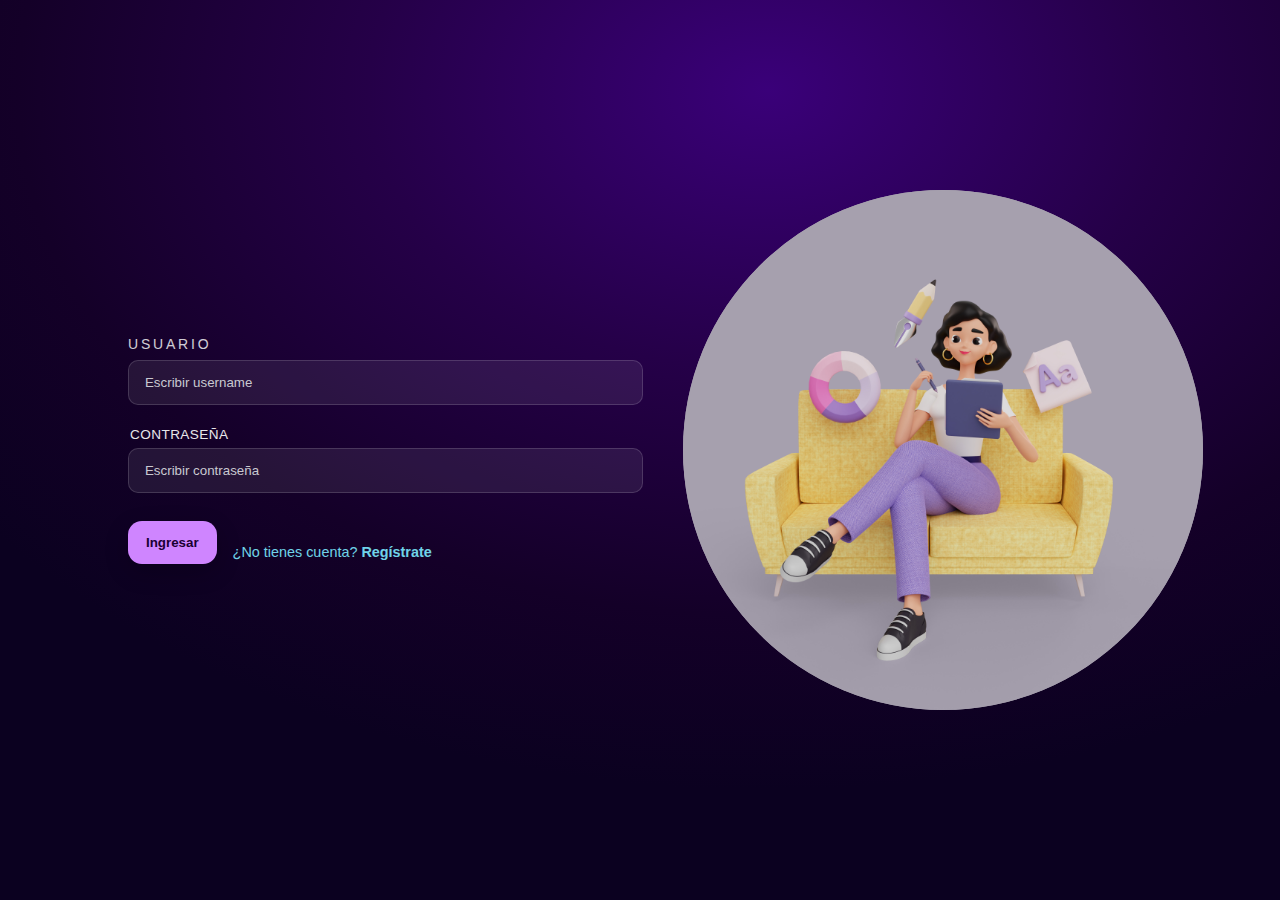
<file: gestor-backend/gestor-backend/src/main/resources/static/index.html>
<!doctype html>
<html lang="es">
<head>
  <meta charset="utf-8" />
  <meta name="viewport" content="width=device-width, initial-scale=1" />
  <title>Login</title>
  <link rel="stylesheet" href="css/styles.css" />
</head>
<body data-page="login">
  <div class="login-wrap">
    <section class="login-left">
      <div class="login-title">USUARIO</div>
      <form id="loginForm">
        <input name="username" class="input" placeholder="Escribir username" required />
        <div class="label" style="margin-top:22px">CONTRASEÑA</div>
        <input name="password" type="password" class="input" placeholder="Escribir contraseña" required />

        <div class="login-actions">
          <button type="submit" class="btn btn-primary">Ingresar</button>
          <a href="#" id="goRegister" class="login-small">¿No tienes cuenta? <strong>Regístrate</strong></a>
        </div>
      </form>
    </section>

   <aside class="login-figure">
  <img
    src="./assets/images/login-foto.png"
    alt="Login"
    style="width:100%;height:100%;object-fit:cover;"
    onerror="console.error('No se encontró: ', this.src); this.remove();"
  >
</aside>

  </div>

  <script src="js/config.js"></script>
  <script src="js/api-service.js"></script>
  <script src="js/app.js"></script>
</body>
</html>
</file>
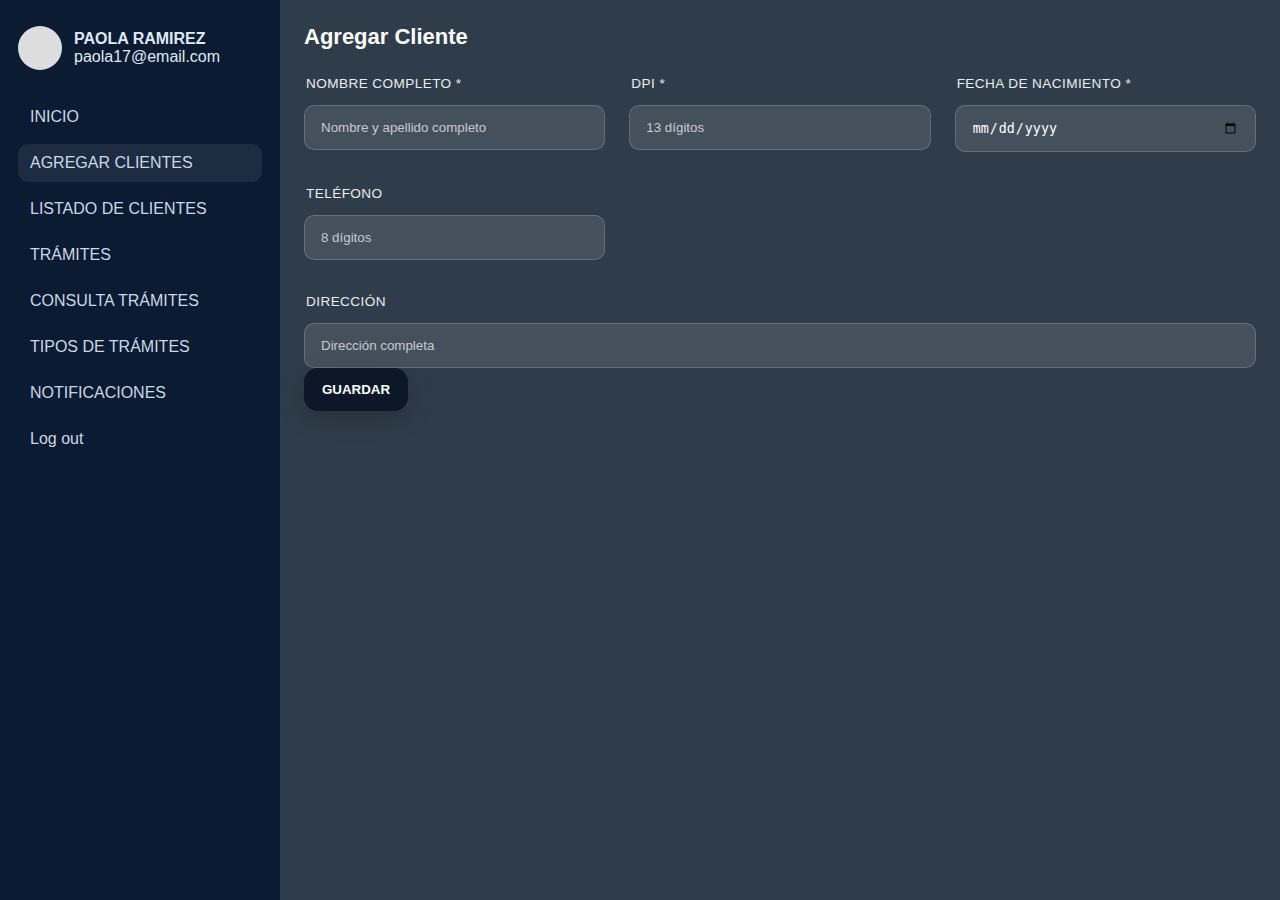
<file: gestor-backend/gestor-backend/src/main/resources/static/clientes.html>
<!doctype html>
<html lang="es">
<head>
  <meta charset="utf-8" />
  <meta name="viewport" content="width=device-width, initial-scale=1" />
  <title>Agregar Clientes</title>
  <link rel="stylesheet" href="css/styles.css" />
</head>
<body data-page="clientes" class="page">
  <aside class="sidebar">
    <div class="profile">
      <div class="avatar"></div>
      <div>
        <div style="font-weight:800">PAOLA RAMIREZ</div>
        <div class="small">paola17@email.com</div>
      </div>
    </div>
    <nav class="nav">
      <a href="dashboard.html">INICIO</a>
      <a class="active" href="clientes.html">AGREGAR CLIENTES</a>
      <a href="listado-clientes.html">LISTADO DE CLIENTES</a>
      <a href="tramites.html">TRÁMITES</a>
      <a href="consulta-tramites.html">CONSULTA TRÁMITES</a>
      <a href="tipos-tramites.html">TIPOS DE TRÁMITES</a>
      <a href="notificaciones.html">NOTIFICACIONES</a>
      <a href="#" class="small">Log out</a>
    </nav>
  </aside>

  <main class="main">
    <h2 class="section-title">Agregar Cliente</h2>
    <form id="clientesForm" class="form-grid">
      <div class="form-col">
        <label class="label">NOMBRE COMPLETO *</label>
        <input name="nombreCompleto" class="input" placeholder="Nombre y apellido completo" maxlength="150" required>
      </div>

      <div class="form-col">
        <label class="label">DPI *</label>
        <input name="dpi" class="input" placeholder="13 dígitos" pattern="[0-9]{13}" maxlength="13" required>
      </div>

      <div class="form-col">
        <label class="label">FECHA DE NACIMIENTO *</label>
        <input name="fechaNacimiento" type="date" class="input" required>
      </div>

      <div class="form-col">
        <label class="label">TELÉFONO</label>
        <input name="telefono" class="input" placeholder="8 dígitos" pattern="[0-9]{8}" maxlength="8">
      </div>

      <div class="form-col" style="grid-column: 1 / -1;">
        <label class="label">DIRECCIÓN</label>
        <input name="direccion" class="input" placeholder="Dirección completa" maxlength="500">
      </div>
    </form>
    <div class="footer-actions">
      <button form="clientesForm" class="btn btn-navy">GUARDAR</button>
    </div>
  </main>

  <!-- Modal Guardado -->
  <div class="modal" id="modal-clientes-ok">
    <div class="modal-content">
      <h3>Datos guardados</h3>
      <button class="btn btn-navy" id="clientes-ok" data-close>Aceptar</button>
    </div>
  </div>

  <script src="js/config.js"></script>
  <script src="js/api-service.js"></script>
  <script src="js/app.js"></script>
</body>
</html>
</file>
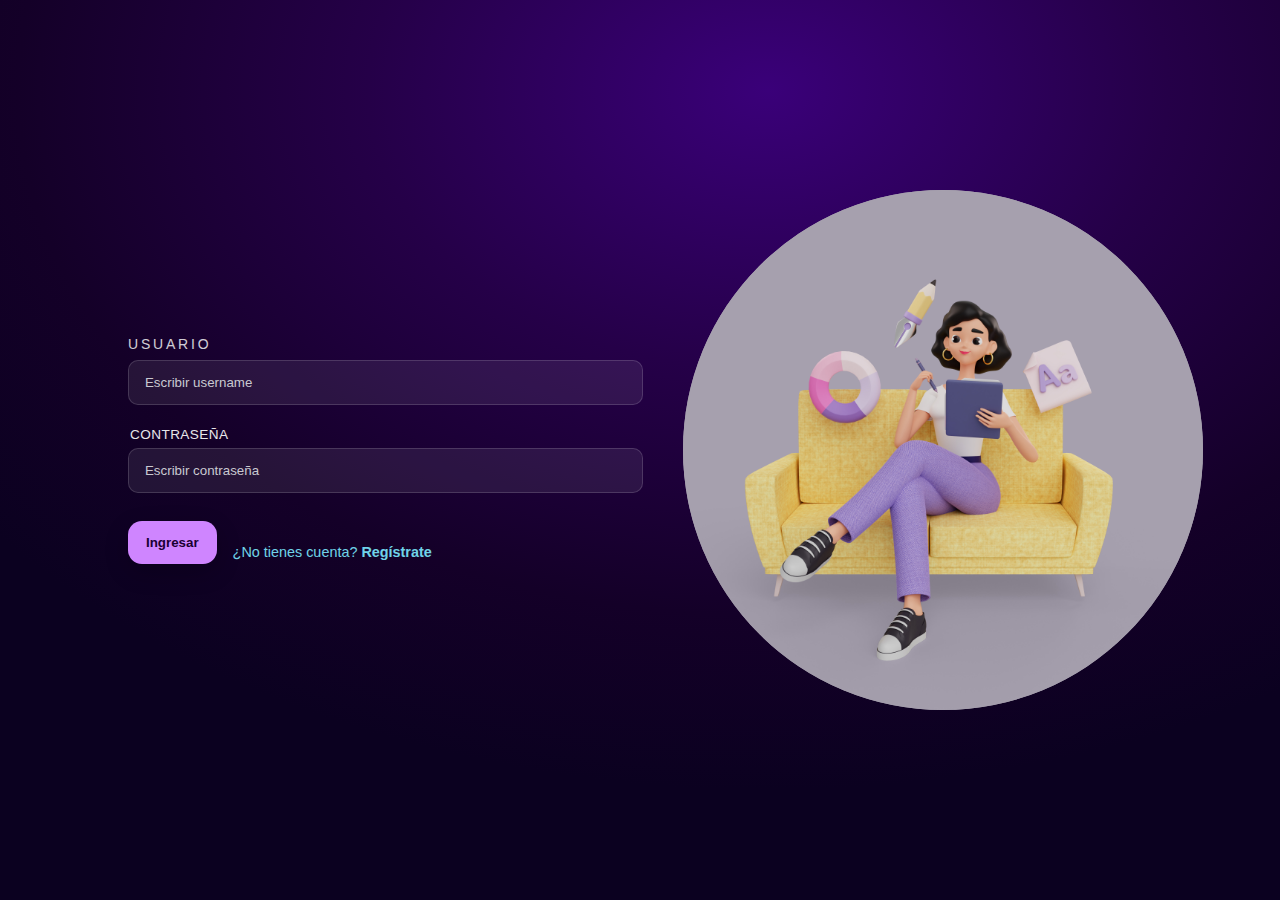
<file: gestor-backend/gestor-backend/src/main/resources/static/consulta-tramites.html>
<!doctype html>
<html lang="es">
<head>
  <meta charset="utf-8" />
  <meta name="viewport" content="width=device-width, initial-scale=1" />
  <title>Consulta de Trámites</title>
  <link rel="stylesheet" href="css/styles.css" />
  <style>
    .search-filters {
      background: white;
      padding: 24px;
      border-radius: 12px;
      box-shadow: 0 2px 8px rgba(0,0,0,0.1);
      margin-bottom: 24px;
    }

    .filter-row {
      display: grid;
      grid-template-columns: repeat(auto-fit, minmax(250px, 1fr));
      gap: 16px;
      margin-bottom: 16px;
    }

    .results-container {
      min-height: 200px;
    }

    .tramite-card {
      background: white;
      border-radius: 12px;
      padding: 24px;
      margin-bottom: 20px;
      box-shadow: 0 2px 8px rgba(0,0,0,0.1);
      transition: all 0.3s ease;
      border-left: 4px solid #5a0fb2;
    }

    .tramite-card:hover {
      box-shadow: 0 4px 16px rgba(0,0,0,0.15);
      transform: translateY(-2px);
    }

    .tramite-header {
      display: flex;
      justify-content: space-between;
      align-items: center;
      margin-bottom: 16px;
      padding-bottom: 12px;
      border-bottom: 2px solid #f0f0f0;
    }

    .tramite-id {
      background: linear-gradient(135deg, #2a0056 0%, #5a0fb2 100%);
      color: white;
      padding: 6px 12px;
      border-radius: 6px;
      font-size: 12px;
      font-weight: 700;
      letter-spacing: 0.5px;
    }

    .tramite-title {
      margin: 8px 0 0 0;
      color: #2a0056;
      font-size: 20px;
      font-weight: 700;
    }

    .status-badge {
      padding: 8px 16px;
      border-radius: 20px;
      font-size: 12px;
      font-weight: 700;
      letter-spacing: 0.5px;
      text-transform: uppercase;
    }

    .status-pending {
      background: #fff3cd;
      color: #856404;
    }

    .status-progress {
      background: #cfe2ff;
      color: #084298;
    }

    .status-completed {
      background: #d1e7dd;
      color: #0f5132;
    }

    .tramite-body {
      color: #333;
    }

    .tramite-info {
      display: grid;
      grid-template-columns: repeat(auto-fit, minmax(200px, 1fr));
      gap: 16px;
      margin-bottom: 16px;
    }

    .info-item {
      display: flex;
      flex-direction: column;
      gap: 4px;
    }

    .info-label {
      font-size: 11px;
      font-weight: 700;
      color: #666;
      text-transform: uppercase;
      letter-spacing: 0.5px;
    }

    .info-value {
      font-size: 14px;
      color: #1a1a1a;
      font-weight: 600;
    }

    .tramite-description {
      background: #f8f9fa;
      padding: 16px;
      border-radius: 8px;
      margin-bottom: 16px;
      color: #333;
    }

    .tramite-description p {
      margin: 8px 0;
      line-height: 1.6;
      color: #333;
    }

    .tramite-description strong {
      color: #2a0056;
    }

    .tramite-actions {
      display: flex;
      gap: 12px;
      flex-wrap: wrap;
    }

    .no-results {
      text-align: center;
      padding: 60px 20px;
      color: #999;
    }

    .no-results-icon {
      font-size: 64px;
      margin-bottom: 16px;
    }

    .loading {
      text-align: center;
      padding: 40px;
      color: #5a0fb2;
      font-size: 16px;
    }

    .stats-bar {
      background: linear-gradient(135deg, #2a0056 0%, #5a0fb2 100%);
      color: white;
      padding: 20px;
      border-radius: 12px;
      margin-bottom: 24px;
      display: grid;
      grid-template-columns: repeat(auto-fit, minmax(150px, 1fr));
      gap: 20px;
    }

    .stat-item {
      text-align: center;
    }

    .stat-value {
      font-size: 32px;
      font-weight: 700;
      margin-bottom: 4px;
    }

    .stat-label {
      font-size: 12px;
      opacity: 0.9;
      text-transform: uppercase;
      letter-spacing: 0.5px;
    }
  </style>
</head>
<body data-page="consulta-tramites" class="page">
  <aside class="sidebar">
    <div class="profile">
      <div class="avatar"></div>
      <div>
        <div style="font-weight:800" id="user-name">USUARIO</div>
        <div class="small" id="user-email">email@example.com</div>
      </div>
    </div>
    <nav class="nav">
      <a href="dashboard.html">INICIO</a>
      <a href="clientes.html">AGREGAR CLIENTES</a>
      <a href="listado-clientes.html">LISTADO DE CLIENTES</a>
      <a href="datos.html">DATOS</a>
      <a href="tramites.html">TRÁMITES</a>
      <a class="active" href="consulta-tramites.html">CONSULTA TRÁMITES</a>
      <a href="tipos-tramites.html">TIPOS DE TRÁMITES</a>
      <a href="notificaciones.html">NOTIFICACIONES</a>
      <a href="#" class="small" onclick="logout(event)">Log out</a>
    </nav>
  </aside>

  <main class="main">
    <h2 class="section-title">📊 Consulta de Trámites</h2>

    <!-- Estadísticas -->
    <div id="stats-bar" class="stats-bar">
      <div class="stat-item">
        <div class="stat-value" id="stat-total">0</div>
        <div class="stat-label">Total Trámites</div>
      </div>
      <div class="stat-item">
        <div class="stat-value" id="stat-pendiente">0</div>
        <div class="stat-label">⏳ Pendientes</div>
      </div>
      <div class="stat-item">
        <div class="stat-value" id="stat-iniciado">0</div>
        <div class="stat-label">🔄 Iniciados</div>
      </div>
      <div class="stat-item">
        <div class="stat-value" id="stat-terminado">0</div>
        <div class="stat-label">✅ Terminados</div>
      </div>
    </div>

    <!-- Buscador -->
    <div class="search-filters">
      <div style="display:flex;gap:12px;align-items:flex-end;">
        <div class="form-col" style="flex:1;">
          <label class="label">🔍 Buscar por Nombre de Cliente</label>
          <input id="searchInput" type="text" class="input" placeholder="Ingrese el nombre del cliente..." style="color:#1a1a1a;" onkeyup="buscarPorNombre()">
        </div>
        <button class="btn btn-outline" onclick="limpiarBusqueda()" style="height:44px;">✖️ Limpiar</button>
      </div>
    </div>

    <!-- Resultados -->
    <div class="results-container">
      <h3 style="color:#2a0056;margin-bottom:20px;font-size:18px;">📋 Resultados (<span id="results-count">0</span>)</h3>
      <div id="tramites-list">

        <!-- Los trámites se cargarán dinámicamente aquí -->
      </div>
    </div>
  </main>

  <!-- Modal Cambiar Estado -->
  <div class="modal" id="modal-cambiar-estado">
    <div class="modal-content">
      <h3 style="color:#2a0056;">🔄 Cambiar Estado del Trámite</h3>
      <p id="modal-tramite-info" style="margin:16px 0;color:#333;"></p>

      <div class="form-col" style="margin:20px 0;">
        <label class="label">NUEVO ESTADO *</label>
        <select id="modal-nuevo-estado" class="input" style="color:#1a1a1a;">
          <option value="PENDIENTE">⏳ PENDIENTE - Por iniciar</option>
          <option value="INICIADO">🔄 INICIADO - En trámite</option>
          <option value="TERMINADO">✅ TERMINADO - Completado</option>
        </select>
      </div>

      <div style="display:flex;gap:8px;margin-top:24px;">
        <button class="btn btn-navy" onclick="confirmarCambioEstado()">💾 Guardar Cambio</button>
        <button class="btn btn-outline" onclick="cerrarModalEstado()">Cancelar</button>
      </div>
    </div>
  </div>

  <script src="js/config.js"></script>
  <script src="js/api-service.js"></script>
  <script src="js/auth.js"></script>
  <script src="js/app.js"></script>
</body>
</html>
</file>
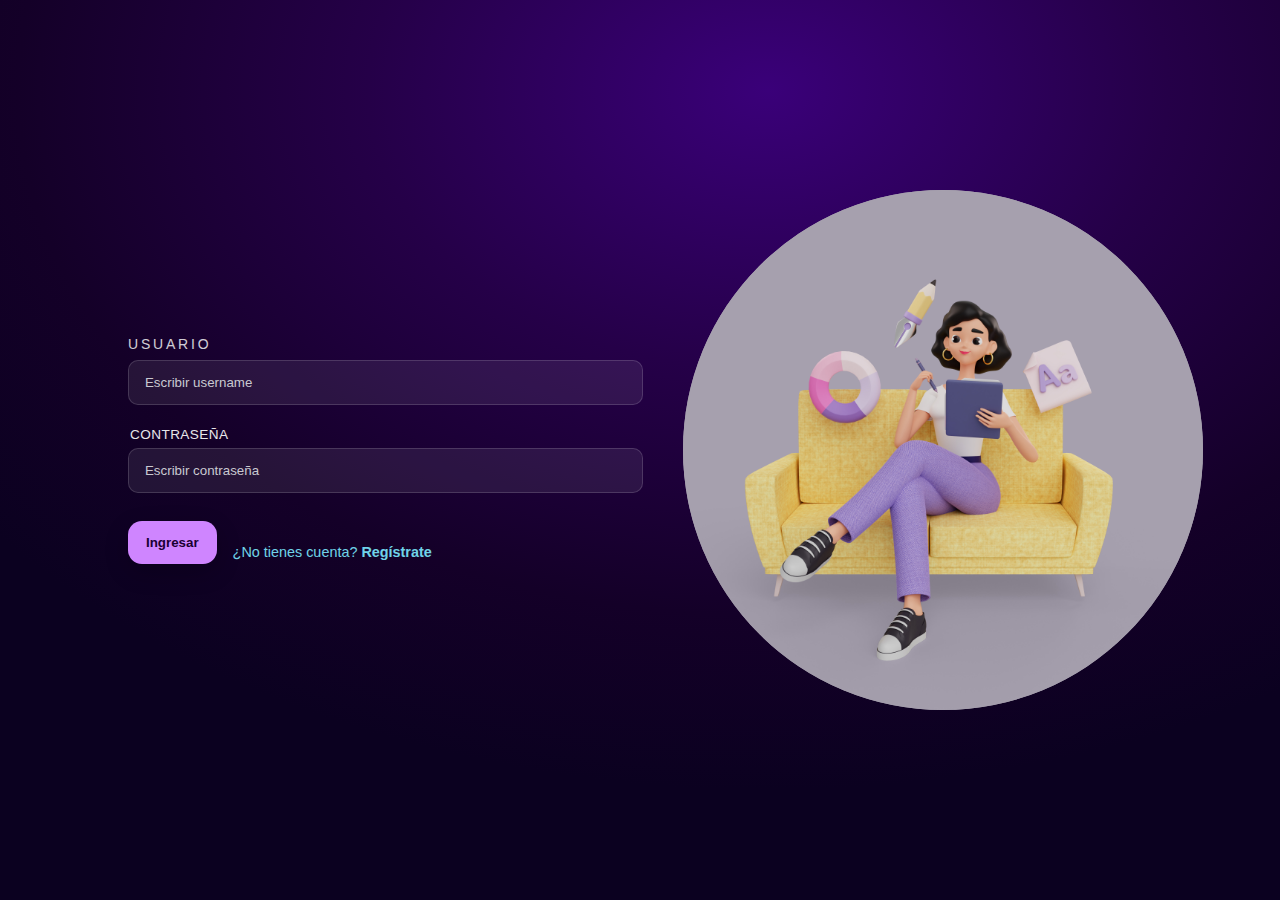
<file: gestor-backend/gestor-backend/src/main/resources/static/datos.html>
<!doctype html>
<html lang="es">
<head>
  <meta charset="utf-8" />
  <meta name="viewport" content="width=device-width, initial-scale=1" />
  <title>Gestión de Datos Sensibles</title>
  <link rel="stylesheet" href="css/styles.css" />
  <style>
    /* Estilos específicos para datos sensibles */
    .section-divider {
      margin-top: 30px;
      margin-bottom: 20px;
      padding-top: 20px;
      border-top: 2px solid #e0d4f7;
    }

    .section-header {
      display: flex;
      align-items: center;
      gap: 10px;
      margin-bottom: 20px;
      color: #2a0056;
      font-size: 16px;
      font-weight: 700;
    }

    .section-icon {
      font-size: 20px;
    }

    .password-field {
      position: relative;
    }

    .password-toggle {
      position: absolute;
      right: 12px;
      top: 50%;
      transform: translateY(-50%);
      background: none;
      border: none;
      cursor: pointer;
      font-size: 18px;
      color: #666;
      padding: 5px;
      user-select: none;
    }

    .password-toggle:hover {
      color: #2a0056;
    }

    .info-box {
      background: #f8f3ff;
      border-left: 4px solid #5a0fb2;
      padding: 15px;
      margin-bottom: 20px;
      border-radius: 4px;
      font-size: 13px;
      color: #555;
    }

    .info-box strong {
      color: #2a0056;
    }

    .select-cliente {
      background: #fff;
      border: 2px solid #ddd;
      border-radius: 8px;
      padding: 12px 15px;
      font-size: 14px;
      width: 100%;
      font-family: inherit;
      cursor: pointer;
      transition: all 0.3s;
    }

    .select-cliente:focus {
      outline: none;
      border-color: #5a0fb2;
      box-shadow: 0 0 0 3px rgba(90, 15, 178, 0.1);
    }
  </style>
</head>
<body data-page="datos" class="page">
  <aside class="sidebar">
    <div class="profile">
      <div class="avatar"></div>
      <div>
        <div style="font-weight:800" id="user-name">USUARIO</div>
        <div class="small" id="user-email">email@example.com</div>
      </div>
    </div>
    <nav class="nav">
      <a href="dashboard.html">INICIO</a>
      <a href="clientes.html">AGREGAR CLIENTES</a>
      <a href="listado-clientes.html">LISTADO DE CLIENTES</a>
      <a class="active" href="datos.html">DATOS</a>
      <a href="tramites.html">TRÁMITES</a>
      <a href="consulta-tramites.html">CONSULTA TRÁMITES</a>
      <a href="tipos-tramites.html">TIPOS DE TRÁMITES</a>
      <a href="notificaciones.html">NOTIFICACIONES</a>
      <a href="#" class="small" onclick="logout(event)">Log out</a>
    </nav>
  </aside>

  <main class="main">
    <h2 class="section-title">Gestión de Datos Sensibles</h2>

    <div class="info-box">
      <strong>🔐 Seguridad:</strong> Todas las contraseñas se encriptan automáticamente con AES-256 antes de guardarse. Solo el propietario puede ver sus datos.
    </div>

    <form id="datosForm" style="max-width: 900px;">
      <!-- Selección de Cliente -->
      <div class="form-col">
        <label class="label">SELECCIONAR CLIENTE *</label>
        <select id="selectCliente" name="idCliente" class="select-cliente" required>
          <option value="">-- Cargando clientes... --</option>
        </select>
      </div>

      <!-- INFORMACIÓN ADICIONAL -->
      <div class="section-divider">
        <div class="section-header">
          <span class="section-icon">📋</span>
          <span>INFORMACIÓN ADICIONAL</span>
        </div>
      </div>

      <div class="form-grid" style="grid-template-columns: 1fr 1fr; gap: 18px;">
        <div class="form-col">
          <label class="label">NIT</label>
          <input name="nit" class="input" placeholder="Ej: 1234567-8" maxlength="15" />
        </div>

        <div class="form-col">
          <label class="label">NIS</label>
          <input name="nis" type="number" class="input" placeholder="Número entero" />
        </div>

        <div class="form-col">
          <label class="label">EMAIL</label>
          <input name="email" type="email" class="input" placeholder="correo@ejemplo.com" />
        </div>

        <div class="form-col">
          <label class="label">DPI</label>
          <input name="dpi" class="input" placeholder="13 dígitos" pattern="[0-9]{13}" maxlength="13" />
        </div>

        <div class="form-col" style="grid-column: 1 / -1;">
          <label class="label">CUENTA BANCARIA</label>
          <input name="cuentaBancaria" class="input" placeholder="Número de cuenta" maxlength="20" />
        </div>
      </div>

      <!-- CONTRASEÑAS DE PLATAFORMAS -->
      <div class="section-divider">
        <div class="section-header">
          <span class="section-icon">🔐</span>
          <span>CONTRASEÑAS DE PLATAFORMAS</span>
        </div>
      </div>

      <div style="display: grid; gap: 18px;">
        <!-- Contraseña Agencia Virtual -->
        <div class="form-col">
          <label class="label">CONTRASEÑA AGENCIA VIRTUAL SAT</label>
          <div class="password-field">
            <input
              name="contrasenaAgenciaVirtual"
              type="password"
              class="input password-input"
              placeholder="Contraseña para portal.sat.gob.gt"
            />
            <button type="button" class="password-toggle" data-target="contrasenaAgenciaVirtual">👁️</button>
          </div>
        </div>

        <!-- Contraseña Correo -->
        <div class="form-col">
          <label class="label">CONTRASEÑA CORREO ELECTRÓNICO</label>
          <div class="password-field">
            <input
              name="contrasenaCorreo"
              type="password"
              class="input password-input"
              placeholder="Contraseña del correo del cliente"
            />
            <button type="button" class="password-toggle" data-target="contrasenaCorreo">👁️</button>
          </div>
        </div>

        <!-- Contraseña CGC -->
        <div class="form-col">
          <label class="label">CONTRASEÑA CGC (CONTRALORÍA)</label>
          <div class="password-field">
            <input
              name="contrasenaCgc"
              type="password"
              class="input password-input"
              placeholder="Contraseña para sicoin.minfin.gob.gt"
            />
            <button type="button" class="password-toggle" data-target="contrasenaCgc">👁️</button>
          </div>
        </div>

        <!-- Contraseña Consulta General -->
        <div class="form-col">
          <label class="label">CONTRASEÑA CONSULTA GENERAL</label>
          <div class="password-field">
            <input
              name="contrasenaConsultaGeneral"
              type="password"
              class="input password-input"
              placeholder="Contraseña para consultas de trámites"
            />
            <button type="button" class="password-toggle" data-target="contrasenaConsultaGeneral">👁️</button>
          </div>
        </div>

        <!-- Contraseña REGAHE -->
        <div class="form-col">
          <label class="label">CONTRASEÑA REGAHE</label>
          <div class="password-field">
            <input
              name="contrasenaRegahe"
              type="password"
              class="input password-input"
              placeholder="Contraseña para sistema REGAHE"
            />
            <button type="button" class="password-toggle" data-target="contrasenaRegahe">👁️</button>
          </div>
        </div>
      </div>

      <div class="footer-actions" style="margin-top: 30px;">
        <button type="submit" class="btn btn-navy">🔐 GUARDAR DATOS SENSIBLES</button>
      </div>
    </form>
  </main>

  <!-- Modal Éxito -->
  <div class="modal" id="modal-datos-ok">
    <div class="modal-content">
      <h3>✅ Datos Guardados</h3>
      <p>Los datos sensibles se han guardado y encriptado correctamente.</p>
      <button class="btn btn-navy" id="datos-ok" data-close>Aceptar</button>
    </div>
  </div>

  <script src="js/config.js"></script>
  <script src="js/api-service.js"></script>
  <script src="js/auth.js"></script>
  <script src="js/app.js"></script>
</body>
</html>
</file>
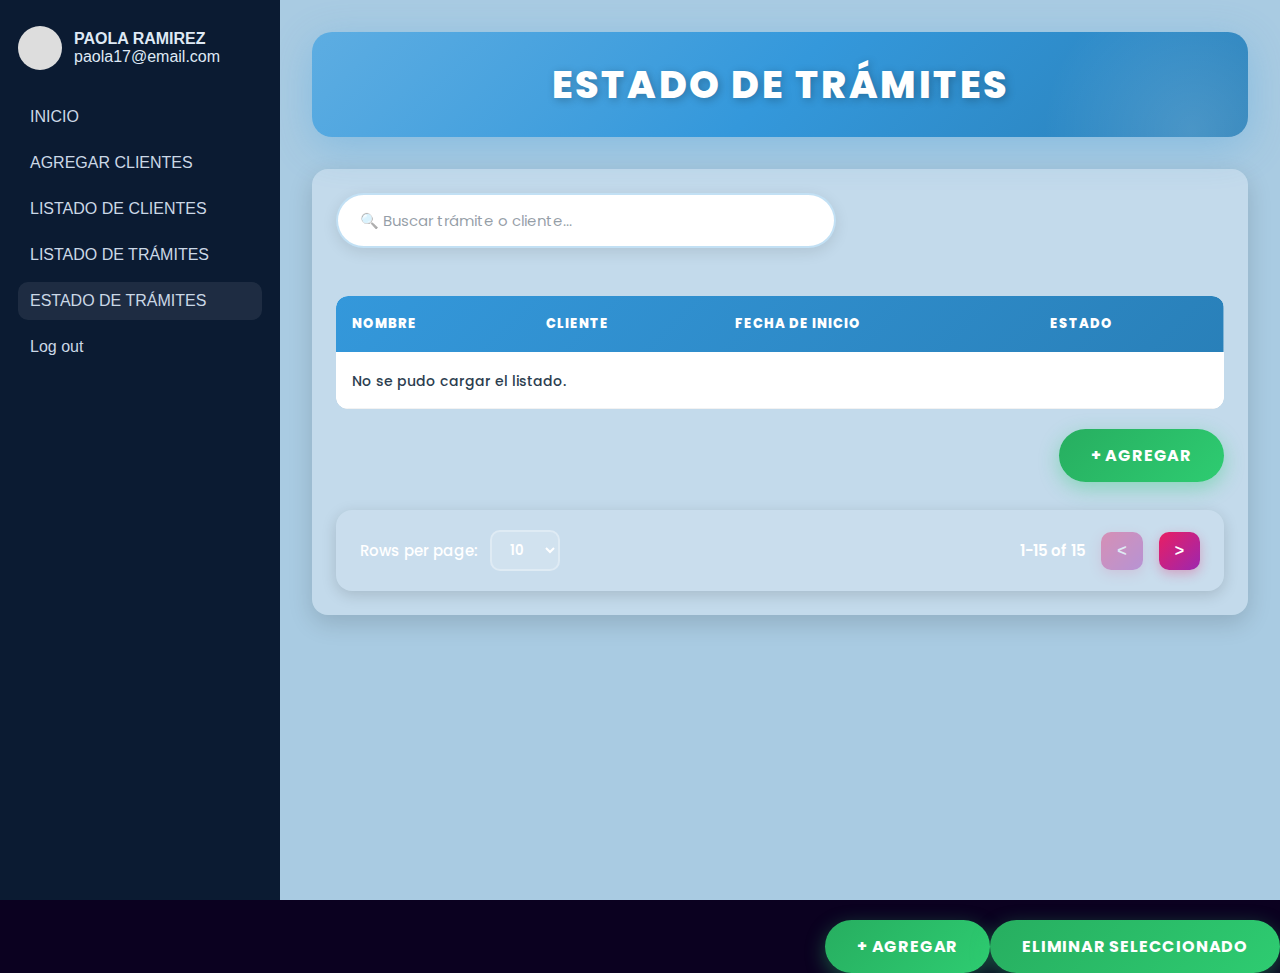
<file: gestor-backend/gestor-backend/src/main/resources/static/estado-tramites.html>
<!doctype html>
<html lang="es">
<head>
  <meta charset="utf-8" />
  <meta name="viewport" content="width=device-width, initial-scale=1" />
  <title>Estado de Trámites</title>
  <link rel="preconnect" href="https://fonts.googleapis.com">
  <link rel="preconnect" href="https://fonts.gstatic.com" crossorigin>
  <link href="https://fonts.googleapis.com/css2?family=Poppins:wght@300;400;600;700;800&display=swap" rel="stylesheet">
  <link rel="stylesheet" href="css/styles.css" />
</head>
<body data-page="estado-tramites" class="layout">
  <aside class="sidebar">
    <div class="profile">
      <div class="avatar"></div>
      <div>
        <div style="font-weight:800">PAOLA RAMIREZ</div>
        <div class="small">paola17@email.com</div>
      </div>
    </div>
    <nav class="nav">
      <a href="dashboard.html">INICIO</a>
      <a href="clientes.html">AGREGAR CLIENTES</a>
      <a href="listado-clientes.html">LISTADO DE CLIENTES</a>
      <a href="listado-tramites.html">LISTADO DE TRÁMITES</a>
      <a href="estado-tramites.html" class="active">ESTADO DE TRÁMITES</a>
      <a href="#" class="small">Log out</a>
    </nav>
  </aside>

  <main class="main main-estado-tramites">
    <div class="page-header-estado">
      <h1 class="estado-title">ESTADO DE TRÁMITES</h1>
    </div>

    <div class="table-container-estado">
      <div class="search-wrapper">
        <input type="text" id="searchInputEstado" class="search-input-estado" placeholder="🔍 Buscar trámite o cliente...">
      </div>

      <div class="table-wrapper-scroll">
        <table class="estado-table">
          <thead>
            <tr>
              <th>NOMBRE</th>
              <th>CLIENTE</th>
              <th>FECHA DE INICIO</th>
              <th>ESTADO</th>
            </tr>
          </thead>
          <tbody id="estadoTableBody">
            
          </tbody>
        </table>
      </div>

      <div class="btn-agregar-container">
        <button class="btn-agregar-estado" onclick="abrirModalAgregarEstado()">+ Agregar</button>
      </div>

      <div class="table-pagination">
        <div class="pagination-info">
          <span>Rows per page: </span>
          <select id="rowsPerPageEstado">
            <option value="10" selected>10</option>
            <option value="25">25</option>
            <option value="50">50</option>
          </select>
        </div>
        <div class="pagination-controls">
          <span id="paginationTextEstado">1-15 of 15</span>
          <button id="prevPageEstado" class="pagination-btn" disabled>&lt;</button>
          <button id="nextPageEstado" class="pagination-btn">&gt;</button>
        </div>
      </div>
    </div>
  </main>

  <!-- Modal: Agregar Estado de Trámite -->
  <div id="modal-agregar-estado" class="modal">
    <div class="modal-content modal-form">
      <h2>Agregar Estado de Trámite</h2>
      <form id="formAgregarEstado">
        <div class="form-group">
          <label for="estadoCliente">Cliente:</label>
          <select id="estadoCliente" class="input-modal" required>
            <option value="">Seleccione un cliente</option>
            <option value="Sofía Torres">Sofía Torres</option>
            <option value="Rocío Méndez">Rocío Méndez</option>
            <option value="Alan Ramírez">Alan Ramírez</option>
            <option value="María López">María López</option>
            <option value="Carlos Martínez">Carlos Martínez</option>
            <option value="Ana González">Ana González</option>
            <option value="Luis Rodríguez">Luis Rodríguez</option>
            <option value="Patricia Ramírez">Patricia Ramírez</option>
            <option value="Roberto Morales">Roberto Morales</option>
            <option value="Diego Castillo">Diego Castillo</option>
            <option value="Gabriela Jiménez">Gabriela Jiménez</option>
            <option value="Juan Pérez">Juan Pérez</option>
          </select>
        </div>
        <div class="form-group">
          <label for="estadoTramite">Trámite:</label>
          <select id="estadoTramite" class="input-modal" required>
            <option value="">Seleccione un trámite</option>
            <option value="Declaración IVA">Declaración IVA</option>
            <option value="Declaración ISR">Declaración ISR</option>
            <option value="Inscripción RTU">Inscripción RTU</option>
            <option value="Solicitud NIT">Solicitud NIT</option>
            <option value="Habilitación Libros">Habilitación Libros</option>
            <option value="Autorización Factura">Autorización Factura</option>
            <option value="Consulta RAE">Consulta RAE</option>
            <option value="Inscripción IGSS">Inscripción IGSS</option>
            <option value="Patente de Comercio">Patente de Comercio</option>
            <option value="Licencia Sanitaria">Licencia Sanitaria</option>
          </select>
        </div>
        <div class="form-group">
          <label for="estadoFechaInicio">Fecha de Inicio:</label>
          <input type="date" id="estadoFechaInicio" class="input-modal" required>
        </div>
        <div class="form-group">
          <label for="estadoEstado">Estado:</label>
          <select id="estadoEstado" class="input-modal" required>
            <option value="">Seleccione un estado</option>
            <option value="Pendiente">Pendiente</option>
            <option value="En Proceso">En Proceso</option>
            <option value="Finalizado">Finalizado</option>
            <option value="Rechazado">Rechazado</option>
          </select>
        </div>
        <div class="modal-buttons">
          <button type="submit" class="btn btn-primary">Guardar</button>
          <button type="button" data-close class="btn btn-secondary">Cancelar</button>
        </div>
      </form>
    </div>
  </div>

  <!-- Modal: Confirmación Estado Guardado -->
  <div id="modal-estado-guardado" class="modal">
    <div class="modal-content modal-confirm">
      <div class="warning-icon">⚠️</div>
      <h2>ESTADO AGREGADO CORRECTAMENTE</h2>
      <p>El estado del trámite ha sido guardado exitosamente</p>
      <button id="btn-aceptar-estado" class="btn btn-primary">ACEPTAR</button>
    </div>
  </div>
  
<div class="btn-agregar-container">
  <button class="btn-agregar-estado" onclick="abrirModalAgregarEstado()">+ Agregar</button>
  <button id="btnEliminarEstadoSel" class="btn-agregar-estado btn-danger">Eliminar seleccionado</button>
</div>

  <script src="js/app.js"></script>
</body>
</html>
</file>
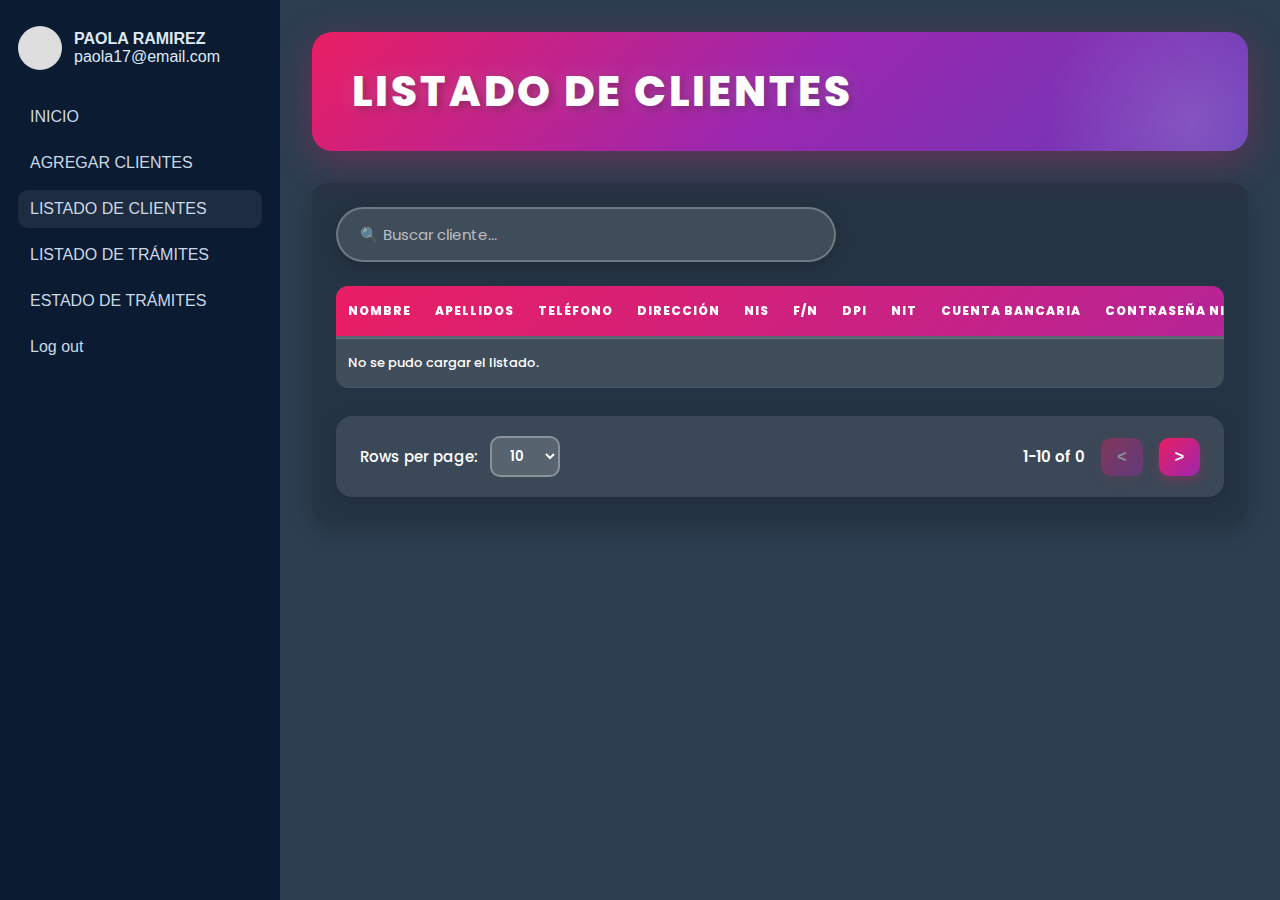
<file: gestor-backend/gestor-backend/src/main/resources/static/listado-clientes.html>
<!doctype html>
<html lang="es">
<head>
  <meta charset="utf-8" />
  <meta name="viewport" content="width=device-width, initial-scale=1" />
  <title>Listado de Clientes</title>
  <link rel="preconnect" href="https://fonts.googleapis.com">
  <link rel="preconnect" href="https://fonts.gstatic.com" crossorigin>
  <link href="https://fonts.googleapis.com/css2?family=Poppins:wght@300;400;600;700;800&display=swap" rel="stylesheet">
  <link rel="stylesheet" href="css/styles.css" />
</head>
<body data-page="listado-clientes" class="layout">
  <aside class="sidebar">
    <div class="profile">
      <div class="avatar"></div>
      <div>
        <div style="font-weight:800">PAOLA RAMIREZ</div>
        <div class="small">paola17@email.com</div>
      </div>
    </div>
    <nav class="nav">
      <a href="dashboard.html">INICIO</a>
      <a href="clientes.html">AGREGAR CLIENTES</a>
      <a href="listado-clientes.html" class="active">LISTADO DE CLIENTES</a>
      <a href="listado-tramites.html">LISTADO DE TRÁMITES</a>
      <a href="estado-tramites.html">ESTADO DE TRÁMITES</a>
      <a href="#" class="small">Log out</a>
    </nav>
  </aside>

  <main class="main main-clientes-table">
    <div class="page-header-fancy">
      <h1 class="fancy-title">LISTADO DE CLIENTES</h1>
    </div>

    <div class="table-container-new">
      <div class="search-wrapper">
        <input type="text" id="searchInput" class="search-input-fancy" placeholder="🔍 Buscar cliente...">
      </div>

      <div class="table-wrapper-scroll">
        <table class="clients-table-full">
          <thead>
            <tr>
              <th>NOMBRE</th>
              <th>APELLIDOS</th>
              <th>TELÉFONO</th>
              <th>DIRECCIÓN</th>
              <th>NIS</th>
              <th>F/N</th>
              <th>DPI</th>
              <th>NIT</th>
              <th>CUENTA BANCARIA</th>
              <th>CONTRASEÑA NIT</th>
              <th>CONTRASEÑA CGC</th>
              <th>CONTRASEÑA REGHAE</th>
              <th>ACCIONES</th>
            </tr>
          </thead>
          <tbody id="tableBody"></tbody>
        </table>
      </div>

      <div class="table-pagination">
        <div class="pagination-info">
          <span>Rows per page: </span>
          <select id="rowsPerPage">
            <option value="10" selected>10</option>
            <option value="25">25</option>
            <option value="50">50</option>
          </select>
        </div>
        <div class="pagination-controls">
          <span id="paginationText">1-10 of 0</span>
          <button id="prevPage" class="pagination-btn" disabled>&lt;</button>
          <button id="nextPage" class="pagination-btn">&gt;</button>
        </div>
      </div>
    </div>
  </main>

  <!-- Modal de confirmación para GUARDAR -->
  <div id="modal-save" class="modal" style="display:none">
    <div class="modal-content">
      <h2>DATOS MODIFICADOS CORRECTAMENTE</h2>
      <p>Do you want to save or discard changes?</p>
      <button id="save-ok" class="btn btn-primary">ACEPTAR</button>
      <button data-close class="btn btn-secondary">CANCELAR</button>
    </div>
  </div>

  <!-- Modal de confirmación para ELIMINAR -->
  <div id="modal-delete" class="modal" style="display:none">
    <div class="modal-content">
      <h2>REGISTRO ELIMINADO</h2>
      <p>Do you want to delete this record?</p>
      <button id="delete-ok" class="btn btn-danger">ACEPTAR</button>
      <button data-close class="btn btn-secondary">CANCELAR</button>
    </div>
  </div>

  <script src="js/app.js"></script>
</body>
</html>
</file>
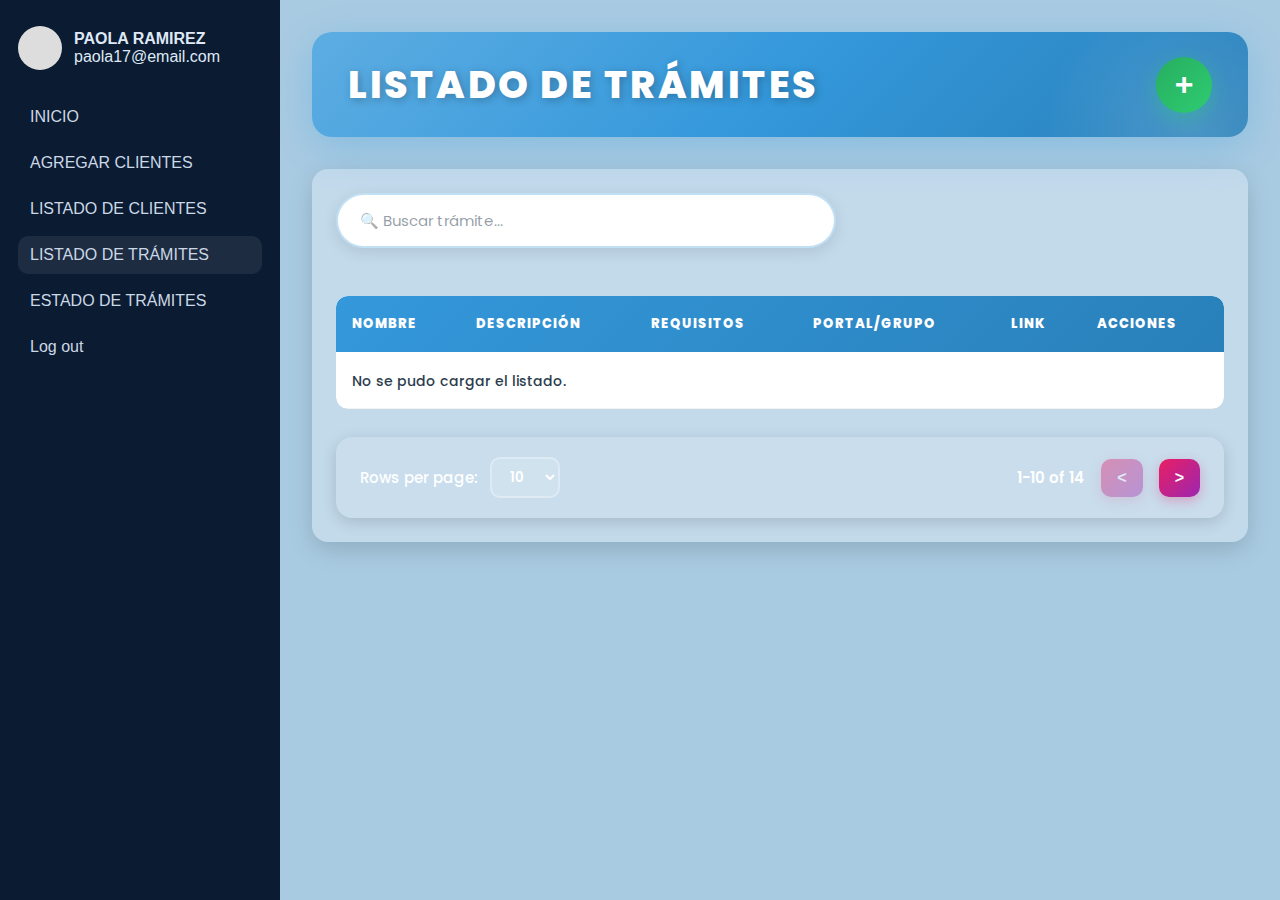
<file: gestor-backend/gestor-backend/src/main/resources/static/listado-tramites.html>
<!doctype html>
<html lang="es">
<head>
  <meta charset="utf-8" />
  <meta name="viewport" content="width=device-width, initial-scale=1" />
  <title>Listado de Trámites</title>
  <link rel="preconnect" href="https://fonts.googleapis.com">
  <link rel="preconnect" href="https://fonts.gstatic.com" crossorigin>
  <link href="https://fonts.googleapis.com/css2?family=Poppins:wght@300;400;600;700;800&display=swap" rel="stylesheet">
  <link rel="stylesheet" href="css/styles.css" />
</head>
<body data-page="listado-tramites" class="layout">
  <aside class="sidebar">
    <div class="profile">
      <div class="avatar"></div>
      <div>
        <div style="font-weight:800">PAOLA RAMIREZ</div>
        <div class="small">paola17@email.com</div>
      </div>
    </div>
    <nav class="nav">
      <a href="dashboard.html">INICIO</a>
      <a href="clientes.html">AGREGAR CLIENTES</a>
      <a href="listado-clientes.html">LISTADO DE CLIENTES</a>
      <a href="listado-tramites.html" class="active">LISTADO DE TRÁMITES</a>
      <a href="estado-tramites.html">ESTADO DE TRÁMITES</a>
      <a href="#" class="small">Log out</a>
    </nav>
  </aside>

  <main class="main main-tramites">
    <div class="page-header-tramites">
      <h1 class="tramites-title">LISTADO DE TRÁMITES</h1>
      <button class="btn-add-tramite" onclick="showMainModal()">+</button>
    </div>

    <div class="table-container-tramites">
      <div class="search-wrapper">
        <input type="text" id="searchInputTramites" class="search-input-tramites" placeholder="🔍 Buscar trámite...">
      </div>

      <div class="table-wrapper-scroll">
        <table class="tramites-table">
          <thead>
            <tr>
              <th>NOMBRE</th>
              <th>DESCRIPCIÓN</th>
              <th>REQUISITOS</th>
              <th>PORTAL/GRUPO</th>
              <th>LINK</th>
              <th>ACCIONES</th>
            </tr>
          </thead>
          <tbody id="tramitesTableBody">
          </tbody>
        </table>
      </div>

      <div class="table-pagination">
        <div class="pagination-info">
          <span>Rows per page: </span>
          <select id="rowsPerPageTramites">
            <option value="10" selected>10</option>
            <option value="25">25</option>
            <option value="50">50</option>
          </select>
        </div>
        <div class="pagination-controls">
          <span id="paginationTextTramites">1-10 of 14</span>
          <button id="prevPageTramites" class="pagination-btn" disabled>&lt;</button>
          <button id="nextPageTramites" class="pagination-btn">&gt;</button>
        </div>
      </div>
    </div>
  </main>

  <!-- Modal de confirmación para guardar cambios -->
  <div id="modal-save-tramite" class="modal">
    <div class="modal-content">
      <h2>DATOS MODIFICADOS CORRECTAMENTE</h2>
      <p>Do you want to save or discard changes?</p>
      <button id="save-ok-tramite" class="btn btn-primary">ACEPTAR</button>
      <button data-close class="btn btn-secondary">CANCELAR</button>
    </div>
  </div>

  <!-- Modal de confirmación para eliminar -->
  <div id="modal-delete-tramite" class="modal">
    <div class="modal-content">
      <h2>REGISTRO ELIMINADO</h2>
      <p>Do you want to delete this record?</p>
      <button id="delete-ok-tramite" class="btn btn-danger">ACEPTAR</button>
      <button data-close class="btn btn-secondary">CANCELAR</button>
    </div>
  </div>

  <!-- Modal principal: ¿Qué deseas hacer? -->
  <div id="modal-main-choice" class="modal">
    <div class="modal-content modal-choice">
      <h2>¿QUE DESEAS HACER?</h2>
      <div class="choice-buttons">
        <button class="btn btn-choice" onclick="showAgregarTramiteModal()">AGREGAR TRAMITE</button>
        <button class="btn btn-choice" onclick="showAgregarTipoModal()">AGREAGAR TIPO DE TRAMITE</button>
      </div>
      <button data-close class="btn btn-secondary btn-close-modal">CANCELAR</button>
    </div>
  </div>

  <!-- Modal: Agregar Trámite -->
  <div id="modal-agregar-tramite" class="modal">
    <div class="modal-content modal-form">
      <h2>Agregar Tramite</h2>
      <form id="formAgregarTramite">
        <div class="form-group">
          <label for="tramiteNombre">Nombre:</label>
          <input type="text" id="tramiteNombre" class="input-modal" required>
        </div>
        <div class="form-group">
          <label for="tramiteGrupo">Grupo:</label>
          <select id="tramiteGrupo" class="input-modal" required>
            <option value="">Seleccione un grupo</option>
            <option value="NOMBRE">NOMBRE</option>
            <option value="SAT">SAT</option>
            <option value="CGC">CGC</option>
            <option value="Consulta general">Consulta general</option>
            <option value="REA">REA</option>
            <option value="RENAES">RENAES</option>
          </select>
        </div>
        <div class="form-group">
          <label for="tramiteDescripcion">Descripción:</label>
          <textarea id="tramiteDescripcion" class="input-modal textarea-modal" rows="3" required></textarea>
        </div>
        <div class="form-group">
          <label for="tramiteRequisitos">Requisitos:</label>
          <textarea id="tramiteRequisitos" class="input-modal textarea-modal" rows="3" required></textarea>
        </div>
        <div class="form-group">
          <label for="tramiteLink">Link:</label>
          <input type="text" id="tramiteLink" class="input-modal" required>
        </div>
        <div class="modal-buttons">
          <button type="submit" class="btn btn-primary">Guardar</button>
          <button type="button" data-close class="btn btn-secondary">Cancelar</button>
        </div>
      </form>
    </div>
  </div>

  <!-- Modal: Agregar Tipo/Grupo -->
  <div id="modal-agregar-tipo" class="modal">
    <div class="modal-content modal-form">
      <h2>Agregar Tipo/Grupo</h2>
      <form id="formAgregarTipo">
        <div class="form-group">
          <label for="tipoNombre">Nombre:</label>
          <input type="text" id="tipoNombre" class="input-modal" required>
        </div>
        <div class="form-group">
          <label for="tipoLink">Link:</label>
          <input type="text" id="tipoLink" class="input-modal" required>
        </div>
        <div class="modal-buttons">
          <button type="submit" class="btn btn-primary">Guardar</button>
          <button type="button" data-close class="btn btn-secondary">Cancelar</button>
        </div>
      </form>
    </div>
  </div>

  <!-- Modal: Confirmación Trámite Guardado -->
  <div id="modal-tramite-guardado" class="modal">
    <div class="modal-content modal-confirm">
      <div class="warning-icon">⚠️</div>
      <h2>DATOS GUARDADOS CORRECTAMENTE</h2>
      <p>Do you want to save or discard changes?</p>
      <button id="btn-aceptar-tramite" class="btn btn-primary">ACEPTAR</button>
    </div>
  </div>

  <!-- Modal: Confirmación Tipo Guardado -->
  <div id="modal-tipo-guardado" class="modal">
    <div class="modal-content modal-confirm">
      <div class="warning-icon">⚠️</div>
      <h2>DATOS GUARDADOS CORRECTAMENTE</h2>
      <p>Do you want to save or discard changes?</p>
      <button id="btn-aceptar-tipo" class="btn btn-primary">ACEPTAR</button>
    </div>
  </div>

  <!-- Modal: ¿Qué deseas modificar? -->
  <div id="modal-modificar-choice" class="modal">
    <div class="modal-content modal-choice">
      <h2>¿QUE DESEAS MODIFICAR?</h2>
      <p style="margin-bottom: 20px; color: #5a6c7d;">Do you want to save or discard changes?</p>
      <div class="choice-buttons">
        <button class="btn btn-choice" onclick="abrirModificarTramite()">MODIFICAR TRAMITE</button>
        <button class="btn btn-choice" onclick="abrirModificarTipo()">MODIFICAR TIPO DE TRAMITE</button>
      </div>
      <button data-close class="btn btn-secondary btn-close-modal">CANCELAR</button>
    </div>
  </div>

  <!-- Modal: Modificar Trámite -->
  <div id="modal-modificar-tramite" class="modal">
    <div class="modal-content modal-form">
      <h2>Modificar Tramite</h2>
      <form id="formModificarTramite">
        <div class="form-group">
          <label for="editTramiteNombre">Nombre:</label>
          <input type="text" id="editTramiteNombre" class="input-modal" required>
        </div>
        <div class="form-group">
          <label for="editTramiteGrupo">Grupo:</label>
          <select id="editTramiteGrupo" class="input-modal" required>
            <option value="">Seleccione un grupo</option>
            <option value="NOMBRE">NOMBRE</option>
            <option value="SAT">SAT</option>
            <option value="CGC">CGC</option>
            <option value="Consulta general">Consulta general</option>
            <option value="REA">REA</option>
            <option value="RENAES">RENAES</option>
          </select>
        </div>
        <div class="form-group">
          <label for="editTramiteDescripcion">Descripción:</label>
          <textarea id="editTramiteDescripcion" class="input-modal textarea-modal" rows="3" required></textarea>
        </div>
        <div class="form-group">
          <label for="editTramiteRequisitos">Requisitos:</label>
          <textarea id="editTramiteRequisitos" class="input-modal textarea-modal" rows="3" required></textarea>
        </div>
        <div class="form-group">
          <label for="editTramiteLink">Link:</label>
          <input type="text" id="editTramiteLink" class="input-modal" required>
        </div>
        <div class="modal-buttons">
          <button type="submit" class="btn btn-primary">Guardar</button>
          <button type="button" data-close class="btn btn-secondary">Cancelar</button>
        </div>
      </form>
    </div>
  </div>

  <!-- Modal: Confirmación Trámite Modificado -->
  <div id="modal-tramite-modificado" class="modal">
    <div class="modal-content modal-confirm">
      <div class="warning-icon">⚠️</div>
      <h2>DATOS MODIFICADOS CORRECTAMENTE</h2>
      <p>Do you want to save or discard changes?</p>
      <button id="btn-aceptar-modificar-tramite" class="btn btn-primary">ACEPTAR</button>
    </div>
  </div>

  <!-- Modal: Listado de Portal/Grupo -->
  <div id="modal-listado-grupos" class="modal">
    <div class="modal-content modal-listado-grupos">
      <h2>LISTADO DE PORTAL/GRUPO</h2>
      <div class="table-wrapper-grupos">
        <table class="grupos-table">
          <thead>
            <tr>
              <th>PORTAL/GRUPO</th>
              <th>LINK</th>
            </tr>
          </thead>
          <tbody id="gruposTableBody">
            <tr class="row-pink" data-grupo="SAT">
              <td><span class="cell-value-grupo">SAT</span></td>
              <td><span class="cell-value-grupo">••••••••••••••••••••</span></td>
            </tr>
            <tr class="row-white" data-grupo="CGC">
              <td><span class="cell-value-grupo">CGC</span></td>
              <td><span class="cell-value-grupo">••••••••••••••••••••</span></td>
            </tr>
            <tr class="row-pink" data-grupo="CONSULTA GENERAL DEL EMPLEADO">
              <td><span class="cell-value-grupo">CONSULTA GENERAL DEL EMPLEADO</span></td>
              <td><span class="cell-value-grupo">••••••••••••••••••••</span></td>
            </tr>
            <tr class="row-white" data-grupo="RAE">
              <td><span class="cell-value-grupo">RAE</span></td>
              <td><span class="cell-value-grupo">••••••••••••••••••••</span></td>
            </tr>
            <tr class="row-pink" data-grupo="RENAES">
              <td><span class="cell-value-grupo">RENAES</span></td>
              <td><span class="cell-value-grupo">••••••••••••••••••••</span></td>
            </tr>
          </tbody>
        </table>
      </div>
      <div class="modal-buttons modal-buttons-grupos">
        <button type="button" class="btn btn-danger" onclick="eliminarGrupoSeleccionado()">ELIMINAR</button>
        <button type="button" class="btn btn-primary" onclick="guardarCambiosGrupos()">GUARDAR</button>
      </div>
    </div>
  </div>

  <!-- Modal: Confirmación Grupo Eliminado -->
  <div id="modal-grupo-eliminado" class="modal">
    <div class="modal-content modal-confirm">
      <div class="warning-icon">⚠️</div>
      <h2>REGISTRO ELIMINADO</h2>
      <p>Do you want to save or discard changes?</p>
      <button id="btn-aceptar-eliminar-grupo" class="btn btn-primary">ACEPTAR</button>
    </div>
  </div>

  <!-- Modal: Confirmación Grupos Guardados -->
  <div id="modal-grupos-guardados" class="modal">
    <div class="modal-content modal-confirm">
      <div class="warning-icon">⚠️</div>
      <h2>DATOS MODIFICADOS CORRECTAMENTE</h2>
      <p>Do you want to save or discard changes?</p>
      <button id="btn-aceptar-guardar-grupos" class="btn btn-primary">ACEPTAR</button>
    </div>
  </div>

  <script src="js/app.js"></script>
</body>
</html>
</file>
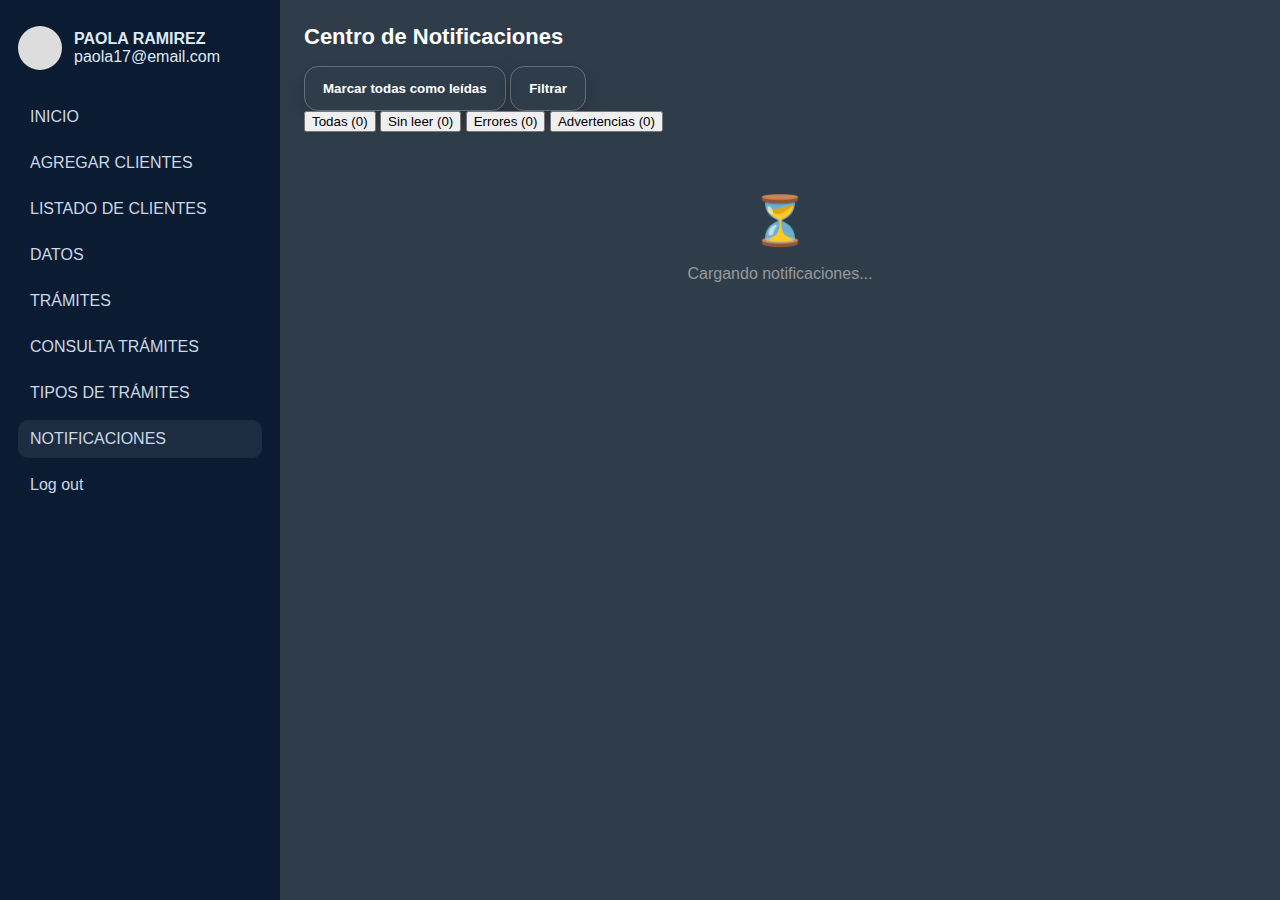
<file: gestor-backend/gestor-backend/src/main/resources/static/notificaciones.html>
<!doctype html>
<html lang="es">
<head>
  <meta charset="utf-8" />
  <meta name="viewport" content="width=device-width, initial-scale=1" />
  <title>Notificaciones</title>
  <link rel="stylesheet" href="css/styles.css" />
</head>
<body data-page="notificaciones" class="page">
  <aside class="sidebar">
    <div class="profile">
      <div class="avatar"></div>
      <div>
        <div style="font-weight:800">PAOLA RAMIREZ</div>
        <div class="small">paola17@email.com</div>
      </div>
    </div>
    <nav class="nav">
      <a href="dashboard.html">INICIO</a>
      <a href="clientes.html">AGREGAR CLIENTES</a>
      <a href="listado-clientes.html">LISTADO DE CLIENTES</a>
      <a href="datos.html">DATOS</a>
      <a href="tramites.html">TRÁMITES</a>
      <a href="consulta-tramites.html">CONSULTA TRÁMITES</a>
      <a href="tipos-tramites.html">TIPOS DE TRÁMITES</a>
      <a class="active" href="notificaciones.html">NOTIFICACIONES</a>
      <a href="#" class="small">Log out</a>
    </nav>
  </aside>

  <main class="main">
    <div class="notifications-header">
      <h2 class="section-title">Centro de Notificaciones</h2>
      <div class="notifications-actions">
        <button class="btn btn-outline" onclick="marcarTodasLeidas()">Marcar todas como leídas</button>
        <button class="btn btn-outline" onclick="filtrarNotificaciones()">Filtrar</button>
      </div>
    </div>

    <!-- Filtros -->
    <div class="notification-filters">
      <button class="filter-btn active" data-filter="todas" onclick="filtrarPor('todas')">
        Todas (<span id="count-todas">0</span>)
      </button>
      <button class="filter-btn" data-filter="sin-leer" onclick="filtrarPor('sin-leer')">
        Sin leer (<span id="count-sin-leer">0</span>)
      </button>
      <button class="filter-btn" data-filter="tipo-ERROR" onclick="filtrarPor('tipo-ERROR')">
        Errores (<span id="count-error">0</span>)
      </button>
      <button class="filter-btn" data-filter="tipo-ADVERTENCIA" onclick="filtrarPor('tipo-ADVERTENCIA')">
        Advertencias (<span id="count-advertencia">0</span>)
      </button>
    </div>

    <!-- Lista de Notificaciones -->
    <div class="notifications-list" id="notifications-list">
      <div style="text-align:center;padding:60px;color:#999;">
        <div style="font-size:48px;margin-bottom:16px;">⏳</div>
        <p>Cargando notificaciones...</p>
      </div>
    </div>

    <!-- Paginación -->
    <div class="pagination" id="pagination-controls" style="display:none;">
      <button class="btn btn-outline" id="btn-prev-page" onclick="cambiarPagina(-1)">Anterior</button>
      <span class="pagination-info" id="pagination-info">Página 1 de 1</span>
      <button class="btn btn-outline" id="btn-next-page" onclick="cambiarPagina(1)">Siguiente</button>
    </div>

  </main>

  <script src="js/config.js"></script>
  <script src="js/api-service.js"></script>
  <script src="js/app.js"></script>
  <script>
    function marcarTodasLeidas() {
      const unreadItems = document.querySelectorAll('.notification-item.unread');
      unreadItems.forEach(item => item.classList.remove('unread'));
      alert('Todas las notificaciones han sido marcadas como leídas');
    }

    function filtrarNotificaciones() {
      alert('Función de filtrado en desarrollo');
    }

    // Filtros de notificaciones
    document.querySelectorAll('.filter-btn').forEach(btn => {
      btn.addEventListener('click', function() {
        document.querySelectorAll('.filter-btn').forEach(b => b.classList.remove('active'));
        this.classList.add('active');
      });
    });
  </script>
</body>
</html>
</file>
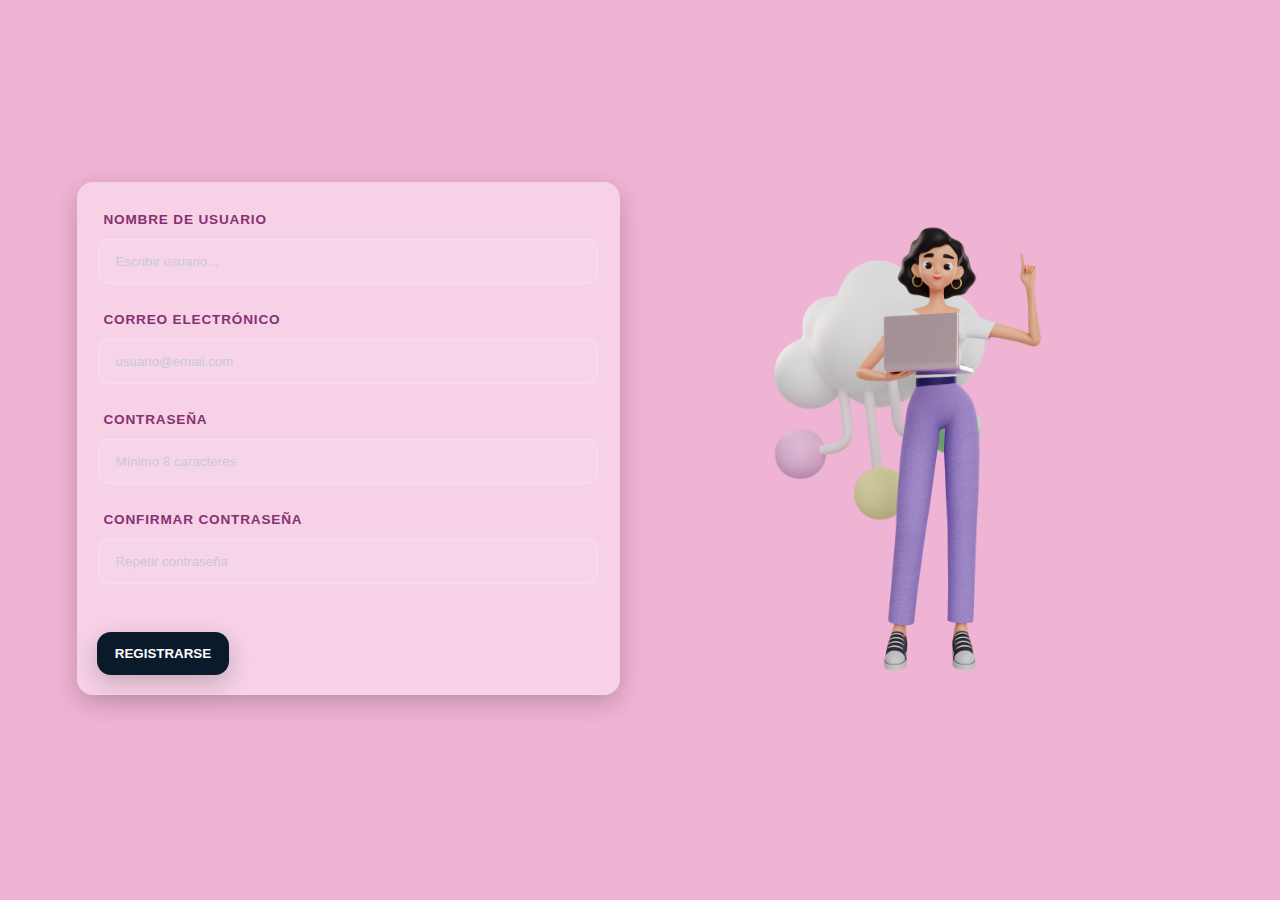
<file: gestor-backend/gestor-backend/src/main/resources/static/register.html>
<!doctype html>
<html lang="es">
<head>
  <meta charset="utf-8" />
  <meta name="viewport" content="width=device-width, initial-scale=1" />
  <title>Registro</title>
  <link rel="stylesheet" href="css/styles.css" />
</head>
<body data-page="register" class="register">
  <div class="register-wrap">
    <section>
      <form id="registerForm" class="register-card">
        <div class="form-grid" style="grid-template-columns:1fr;gap:18px;max-width:500px;margin:0 auto">
          <div class="form-col">
            <label class="label register-title">NOMBRE DE USUARIO</label>
            <input name="usuario" class="input" placeholder="Escribir usuario..." maxlength="150" required />
          </div>

          <div class="form-col">
            <label class="label register-title">CORREO ELECTRÓNICO</label>
            <input name="email" type="email" class="input" placeholder="usuario@email.com" required />
          </div>

          <div class="form-col">
            <label class="label register-title">CONTRASEÑA</label>
            <input name="password" type="password" class="input" placeholder="Mínimo 8 caracteres" minlength="8" required />
          </div>

          <div class="form-col">
            <label class="label register-title">CONFIRMAR CONTRASEÑA</label>
            <input name="confirmPassword" type="password" class="input" placeholder="Repetir contraseña" minlength="8" required />
          </div>
        </div>
        <div class="footer-actions">
          <button class="btn register-btn" type="submit">REGISTRARSE</button>
        </div>
      </form>
    </section>

   <aside style="display:grid;place-items:center">
  <img
    src="./assets/images/registro-ilustracion.png"
    alt="Ilustración"
    style="width:95%;max-height:560px;object-fit:contain;border-radius:16px;"
    onerror="console.error('No se encontró: ', this.src); this.remove();"
  >
</aside>

  </div>

  <!-- Modal Registrado -->
  <div class="modal" id="modal-registered">
    <div class="modal-content">
      <h3>USUARIO REGISTRADO</h3>
      <button class="btn btn-navy" id="registered-ok" data-close>Aceptar</button>
    </div>
  </div>

  <script src="js/config.js"></script>
  <script src="js/api-service.js"></script>
  <script src="js/app.js"></script>
</body>
</html>
</file>
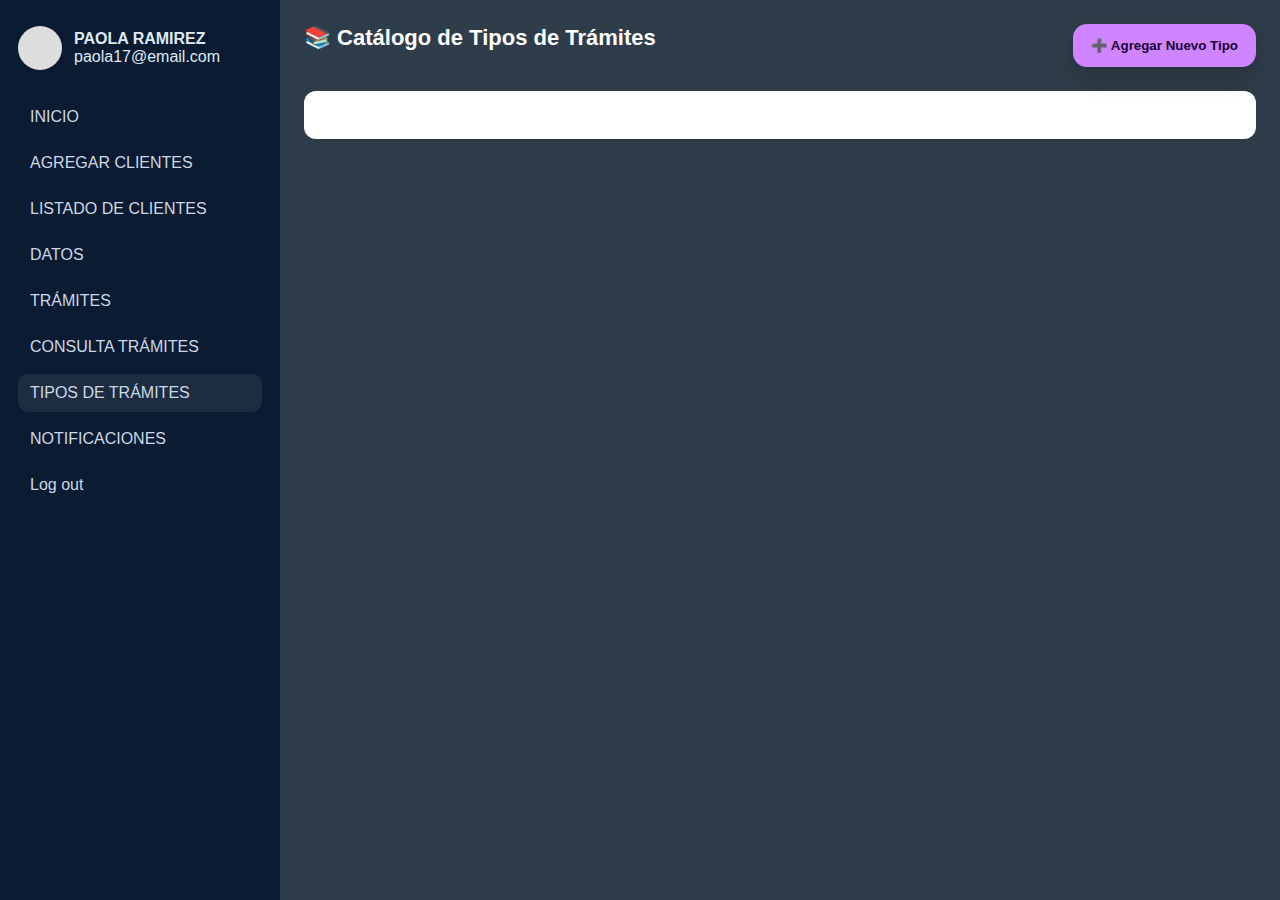
<file: gestor-backend/gestor-backend/src/main/resources/static/tipos-tramites.html>
<!doctype html>
<html lang="es">
<head>
  <meta charset="utf-8" />
  <meta name="viewport" content="width=device-width, initial-scale=1" />
  <title>Tipos de Trámites</title>
  <link rel="stylesheet" href="css/styles.css" />
  <style>
    .page-header {
      display: flex;
      justify-content: space-between;
      align-items: center;
      margin-bottom: 24px;
    }

    .tipos-table-container {
      background: white;
      border-radius: 12px;
      padding: 24px;
      box-shadow: 0 2px 8px rgba(0,0,0,0.1);
    }

    .tipos-table {
      width: 100%;
      border-collapse: collapse;
    }

    .tipos-table thead {
      background: linear-gradient(135deg, #2a0056 0%, #5a0fb2 100%);
      color: white;
    }

    .tipos-table th {
      padding: 16px;
      text-align: left;
      font-weight: 700;
      font-size: 12px;
      text-transform: uppercase;
      letter-spacing: 0.5px;
    }

    .tipos-table tbody tr {
      border-bottom: 1px solid #e0e0e0;
      transition: background-color 0.2s;
    }

    .tipos-table tbody tr:hover {
      background-color: #f8f9fa;
    }

    .tipos-table td {
      padding: 16px;
      color: #333;
    }

    .tipo-badge {
      display: inline-block;
      padding: 6px 12px;
      border-radius: 6px;
      font-size: 11px;
      font-weight: 700;
      text-transform: uppercase;
      letter-spacing: 0.5px;
    }

    .badge-sat { background: #e3f2fd; color: #1976d2; }
    .badge-cgc { background: #f3e5f5; color: #7b1fa2; }
    .badge-rae { background: #e8f5e9; color: #388e3c; }
    .badge-renas { background: #fff3e0; color: #f57c00; }
    .badge-otro { background: #f5f5f5; color: #616161; }

    .link-cell {
      max-width: 300px;
      white-space: nowrap;
      overflow: hidden;
      text-overflow: ellipsis;
    }

    .link-cell a {
      color: #5a0fb2;
      text-decoration: none;
    }

    .link-cell a:hover {
      text-decoration: underline;
    }

    .actions-cell {
      display: flex;
      gap: 8px;
    }

    .btn-icon {
      background: none;
      border: none;
      cursor: pointer;
      font-size: 18px;
      padding: 4px 8px;
      border-radius: 4px;
      transition: background-color 0.2s;
    }

    .btn-icon:hover {
      background-color: #f0f0f0;
    }

    .btn-edit { color: #1976d2; }
    .btn-delete { color: #d32f2f; }

    .no-data {
      text-align: center;
      padding: 60px 20px;
      color: #999;
    }

    .modal-content {
      max-width: 500px;
    }
  </style>
</head>
<body data-page="tipos-tramites" class="page">
  <aside class="sidebar">
    <div class="profile">
      <div class="avatar"></div>
      <div>
        <div style="font-weight:800">PAOLA RAMIREZ</div>
        <div class="small">paola17@email.com</div>
      </div>
    </div>
    <nav class="nav">
      <a href="dashboard.html">INICIO</a>
      <a href="clientes.html">AGREGAR CLIENTES</a>
      <a href="listado-clientes.html">LISTADO DE CLIENTES</a>
      <a href="datos.html">DATOS</a>
      <a href="tramites.html">TRÁMITES</a>
      <a href="consulta-tramites.html">CONSULTA TRÁMITES</a>
      <a class="active" href="tipos-tramites.html">TIPOS DE TRÁMITES</a>
      <a href="notificaciones.html">NOTIFICACIONES</a>
      <a href="#" class="small">Log out</a>
    </nav>
  </aside>

  <main class="main">
    <div class="page-header">
      <h2 class="section-title">📚 Catálogo de Tipos de Trámites</h2>
      <button class="btn btn-primary" onclick="abrirModalNuevoTipo()">➕ Agregar Nuevo Tipo</button>
    </div>

    <!-- Tabla de Tipos de Trámites -->
    <div class="tipos-table-container">
      <div id="tipos-list">

        <!-- Los tipos se cargarán dinámicamente aquí -->
      </div>
    </div>
  </main>

  <!-- Modal para agregar/editar tipo -->
  <div class="modal" id="modal-tipo">
    <div class="modal-content">
      <h3 id="modal-title" style="color:#2a0056;">Agregar Nuevo Tipo de Trámite</h3>
      <form id="form-tipo" style="text-align: left; margin-top: 20px;">
        <div class="form-col">
          <label class="label">CATEGORÍA/PORTAL *</label>
          <input name="portal" id="input-portal" class="input" placeholder="Ej: SAT, CGC, RENAP, IGSS" maxlength="20" required style="color:#1a1a1a;">
          <small style="color:#666;font-size:12px;display:block;margin-top:4px;">Nombre de la categoría o portal del trámite</small>
        </div>
        <div class="form-col">
          <label class="label">ENLACE (OPCIONAL)</label>
          <input name="link" id="input-link" class="input" placeholder="https://..." type="url" style="color:#1a1a1a;">
          <small style="color:#666;font-size:12px;display:block;margin-top:4px;">URL del portal o información relacionada</small>
        </div>
        <div style="display: flex; gap: 10px; margin-top: 24px;">
          <button type="submit" class="btn btn-navy" style="flex: 1;">💾 Guardar</button>
          <button type="button" class="btn btn-outline" onclick="cerrarModalTipo()" style="flex: 1;">Cancelar</button>
        </div>
      </form>
    </div>
  </div>

  <script src="js/config.js"></script>
  <script src="js/api-service.js"></script>
  <script src="js/app.js"></script>
</body>
</html>
</file>
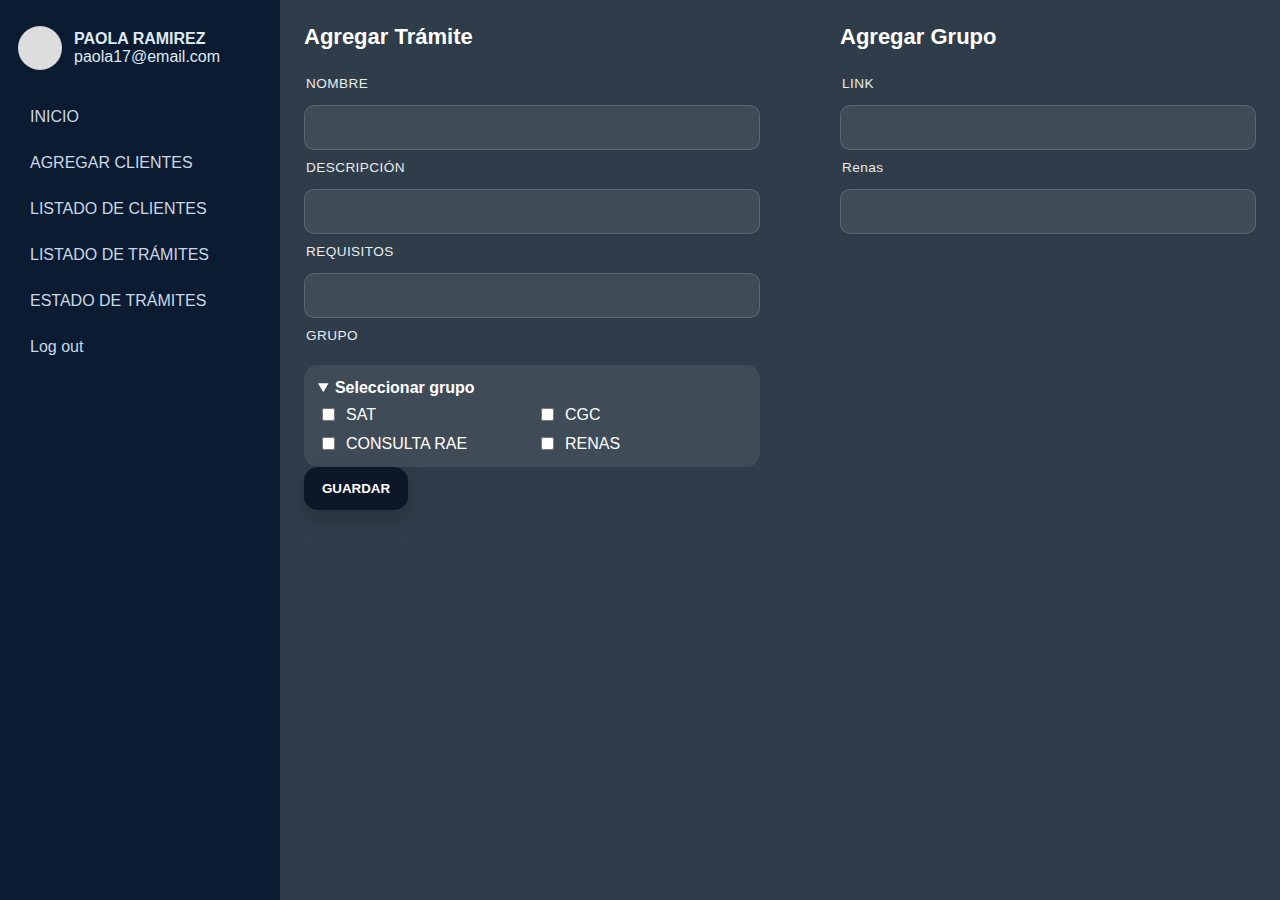
<file: gestor-backend/gestor-backend/src/main/resources/static/tramites.html>
<!doctype html>
<html lang="es">
<head>
  <meta charset="utf-8" />
  <meta name="viewport" content="width=device-width, initial-scale=1" />
  <title>Trámites</title>
  <link rel="stylesheet" href="css/styles.css" />
</head>
<body data-page="tramites" class="page">
  <aside class="sidebar">
    <div class="profile">
      <div class="avatar"></div>
      <div>
        <div style="font-weight:800">PAOLA RAMIREZ</div>
        <div class="small">paola17@email.com</div>
      </div>
    </div>
    <nav class="nav">
      <a href="dashboard.html">INICIO</a>
      <a href="clientes.html">AGREGAR CLIENTES</a>
      <a href="listado-clientes.html">LISTADO DE CLIENTES</a>
      <a href="listado-tramites.html">LISTADO DE TRÁMITES</a>
      <a href="estado-tramites.html">ESTADO DE TRÁMITES</a>
      <a href="#" class="small">Log out</a>
    </nav>
  </aside>

  <main class="main">
    <div style="display:grid;grid-template-columns:1fr 1fr;gap:40px;align-items:start;max-width:1200px">
      <section>
        <h2 class="section-title">Agregar Trámite</h2>
        <form id="tramitesForm">
          <div class="form-col">
            <label class="label">NOMBRE</label>
            <input class="input" required />
          </div>
          <div class="form-col">
            <label class="label">DESCRIPCIÓN</label>
            <input class="input" />
          </div>
          <div class="form-col">
            <label class="label">REQUISITOS</label>
            <input class="input" />
          </div>

          <div class="form-col">
            <label class="label">GRUPO</label>
            <div class="group-box">
              <details open>
                <summary>Seleccionar grupo</summary>
                <div class="checkbox-grid">
                  <label><input type="checkbox" /> SAT</label>
                  <label><input type="checkbox" /> CGC</label>
                  <label><input type="checkbox" /> CONSULTA RAE</label>
                  <label><input type="checkbox" /> RENAS</label>
                </div>
              </details>
            </div>
          </div>

          <div class="footer-actions">
            <button class="btn btn-navy">GUARDAR</button>
          </div>
        </form>
      </section>

      <section class="right-pane">
        <h2 class="section-title">Agregar Grupo</h2>
        <div class="form-col">
          <label class="label">LINK</label>
          <input class="input" />
        </div>
        <div class="form-col">
          <label class="label">Renas</label>
          <input class="input" />
        </div>
      </section>
    </div>
  </main>

  <!-- Modal Trámite Guardado -->
  <div class="modal" id="modal-tramite-ok">
    <div class="modal-content">
      <h3>Trámite guardado</h3>
      <button class="btn btn-navy" data-close onclick="document.getElementById('modal-tramite-ok').classList.remove('show')">Aceptar</button>
    </div>
  </div>

  <script src="js/app.js"></script>
</body>
</html>
</file>
<file: gestor-backend/gestor-backend/src/main/resources/static/css/styles.css>
:root{
  --purple-1:#2a0056;
  --purple-2:#5a0fb2;
  --pink-1:#f0b3d4;
  --navy:#0f2234;
  --navy-2:#152b40;
  --sky:#a8cbe2;
  --panel:#e3edf5;
  --white:#ffffff;
  --muted:#b4b9c3;
  --accent:#0a1a2b;
  --shadow:0 8px 24px rgba(0,0,0,.2);
  --radius:14px;
  --transition:all .2s ease;
}

*{box-sizing:border-box}
html,body{height:100%}
body{margin:0;font-family:Inter,Segoe UI,Roboto,Helvetica,Arial,sans-serif;color:#fff;background:#0b0120;}
a{color:#7be9ff;text-decoration:none}
a:hover{text-decoration:underline}

/* Botones e inputs */
.btn{border:none;border-radius:var(--radius);padding:14px 18px;font-weight:700;cursor:pointer;box-shadow:var(--shadow);transition:var(--transition)}
.btn:disabled{opacity:.6;cursor:not-allowed}
.btn-primary{background:#cf85ff;color:#1a0033}
.btn-navy{background:#0c1827;color:#fff}
.btn-outline{background:transparent;border:1px solid rgba(255,255,255,.25);color:#fff}
.btn:hover{transform:translateY(-1px)}
.input{width:100%;padding:14px 16px;border-radius:10px;border:1px solid rgba(255,255,255,.15);background:rgba(255,255,255,.08);color:#fff;outline:none}
.input::placeholder{color:#c9c9d1}
.label{display:block;margin:10px 2px 6px;font-size:.85rem;letter-spacing:.03em;opacity:.9}
.form-col{display:flex;flex-direction:column;gap:8px}
.card{background:rgba(255,255,255,.1);border-radius:var(--radius);box-shadow:var(--shadow);padding:18px}

/* LOGIN */
.login-wrap{min-height:100%;display:grid;grid-template-columns:1.1fr .9fr;align-items:center;background: radial-gradient(1000px 700px at 60% 10%, #3a0079, #250048 40%, #140028 75%, #0b0120 100%);padding:40px 6vw;gap:40px}
.login-left{max-width:520px;margin-left:4vw}
.login-title{font-size:14px;letter-spacing:.2em;opacity:.8;margin-bottom:8px}
.login-h1{font-size:36px;margin:0 0 26px}
.login-actions{display:flex;align-items:center;gap:16px;margin-top:28px}
.login-small{margin-top:18px;font-size:.9rem;opacity:.9}
.login-figure{width:520px;height:520px;border-radius:50%;background:rgba(0,0,0,.25);display:grid;place-items:center;overflow:hidden;justify-self:center;background-image:url("../assets/images/login-foto.png");background-size:cover;background-position:center}

/* REGISTER */
.register-wrap{min-height:100%;padding:36px 6vw 60px;background:#efb3d3;display:grid;grid-template-columns:1fr 1fr;gap:40px;align-items:center;color:#1c0033}
.register-card{background:#f7d1e6;border-radius:16px;padding:20px;box-shadow:var(--shadow)}
.register-title{font-weight:800;letter-spacing:.06em;margin-left:5px;margin-bottom:4px;color:#7a2068}
.register-btn{background:#0a1a2b;color:#fff}
.register-card .footer-actions{ margin-top: 48px}

/* MODAL */
.modal{position:fixed;inset:0;background:rgba(0,0,0,.45);display:none;align-items:center;justify-content:center;padding:20px;z-index:1000}
.modal.show{display:flex}
.modal-content{background:#fff;color:#0b1b2b;border-radius:14px;min-width:320px;max-width:420px;padding:22px 20px;box-shadow:var(--shadow);text-align:center}
.modal h3{margin:0 0 18px}
.modal .btn{width:100%}

/* LAYOUT GENERAL */
.layout{min-height:100%}
.sidebar{
  background:linear-gradient(180deg, var(--navy) 0%, var(--navy-2) 100%);
  padding:26px 18px;
  color:#dfe9f5;
  position:fixed;
  top:0;
  left:0;
  width:280px;
  height:100vh;
  overflow-y:auto;
  z-index:100;
}
.profile{display:flex;align-items:center;gap:12px;margin-bottom:28px}
.profile .avatar{width:44px;height:44px;border-radius:50%;background:#ddd}
.nav{display:flex;flex-direction:column;gap:8px}
.nav a{padding:10px 12px;border-radius:10px;color:#cbd8e6;display:block;transition:var(--transition)}
.nav a:hover{background:#ffffff;color:#0e2136}
.nav .active{background:rgba(255,255,255,.08)}

/* ====== COLOR DE PANEL (#0B1B32) ====== */
.main{
  background:#0B1B32;
  padding:24px;
  position:relative;
  color:#eaf0f6;
  margin-left:280px;
  min-height:100vh;
}
.page .main{background:#0B1B32;color:#eaf0f6}

/* ====== VIDEO MÁS GRANDE Y SIN CONTROLES ====== */
.video-wrap{position:relative;max-width:1200px;width:100%;margin:0}
.video-auto{width:100%;aspect-ratio:16/9;border-radius:16px;box-shadow:var(--shadow);background:#4a5157;pointer-events:none}
/* Ocultar controles en webkit (por si acaso) */
video::-webkit-media-controls{display:none !important}
video::-webkit-media-controls-enclosure{display:none !important}

/* ====== MENSAJE CENTRADO SOBRE EL VIDEO ====== */
.greeting-center{position:absolute;top:50%;left:50%;transform:translate(-50%,-50%);background:rgba(255,255,255,.92);color:#0e2136;border-radius:14px;padding:12px 18px;font-weight:800;text-align:center;box-shadow:var(--shadow)}
.greeting-center div+div{margin-top:6px}

/* ====== NOTIFICACIONES EN #0B1B32 ====== */
.notifications{position:absolute;top:36px;right:36px;background:#0B1B32;color:#fff;border-radius:18px;padding:14px 16px;width:260px;box-shadow:var(--shadow)}
.notifications summary{list-style:none;font-weight:800;text-align:center;margin-bottom:8px;cursor:pointer;color:#fff}
.notice{background:rgba(255,255,255,.10);border-radius:12px;padding:10px 12px;margin:8px 0;text-align:center}
.notice.active{background:rgba(255,100,100,.18)}
.notice:hover{filter:brightness(1.08)}

/* FORM PAGES (clientes & trámites) */
.page{min-height:100%;background:#0f2234}
.form-grid{display:grid;grid-template-columns:repeat(3,1fr);gap:24px;max-width:1100px}
.form-grid .input{background:rgba(255,255,255,.10);border-color:rgba(255,255,255,.18)}
.section-title{font-size:22px;margin:0 0 16px}
.right-pane{padding-left:40px}

/* Grupo desplegable en Trámites */
.group-box{background:rgba(255,255,255,.08);border-radius:14px;padding:14px;margin-top:8px}
.group-box details summary{cursor:pointer;font-weight:700}
.checkbox-grid{display:grid;grid-template-columns:repeat(2,minmax(100px,1fr));gap:10px;margin-top:8px}
.checkbox-grid label{display:flex;align-items:center;gap:8px}
.checkbox-grid input{accent-color:#ffe37c}

/* === SOLO CAMBIAR EL PANEL IZQUIERDO (SIDEBAR) A #0B1B32 EN TODAS LAS PÁGINAS === */
.sidebar{
  background: #0B1B32 !important;   /* antes gradiente azul */
  color:#dfe9f5;
  position:fixed !important;
  top:0;
  left:0;
  width:280px;
  height:100vh;
  overflow-y:auto;
  z-index:100;
}

/* Mantener el HOVER en blanco en el menú */
.nav a{ color:#cbd8e6; }
.nav a:hover{ background:#ffffff; color:#0e2136; }

/* === REVERTIR EL COLOR DEL PANEL PRINCIPAL (DONDE VA EL VIDEO) === */
.main{
  background:#a9cbe2 !important;    /* azul claro original del dashboard */
  color:#0e2136;
  margin-left:280px !important;
  min-height:100vh;
}

/* === REVERTIR EL COLOR DEL MAIN EN OTRAS PÁGINAS (clientes/trámites) === */
.page .main{
  background:#2f3d4a !important;    /* gris azulado original */
  color:#fff;
  margin-left:280px !important;
  min-height:100vh;
}

/* (Opcional) Notificaciones: volver a estilo claro original */
.notifications{
  background:#d7e6f2 !important;    /* panel claro */
  color:#0e2136;
}
.notice{ background:#c7d8e6; }
.notice.active{ background:#f4cfd0; color:#c22727; }


/* ====== LISTADO DE CLIENTES - DISEÑO DE TARJETAS ====== */

/* Fondo para el área de tabla */
.main-clientes-table{
  background:#2c3e50 !important;
  padding:32px;
  margin-left:280px !important;
  min-height:100vh;
}

/* Header mejorado con gradiente rosa-morado y fuente Poppins */
.page-header-fancy{
  background:linear-gradient(135deg, #e91e63 0%, #9c27b0 50%, #673ab7 100%);
  padding:28px 40px;
  border-radius:20px;
  margin-bottom:32px;
  box-shadow:0 10px 40px rgba(233,30,99,0.3);
  position:relative;
  overflow:hidden;
}

.page-header-fancy::before{
  content:'';
  position:absolute;
  top:-50%;
  right:-10%;
  width:300px;
  height:300px;
  background:radial-gradient(circle, rgba(255,255,255,0.15) 0%, transparent 70%);
  border-radius:50%;
}

.fancy-title{
  font-family:'Poppins', sans-serif;
  font-size:42px;
  font-weight:800;
  margin:0;
  color:#fff;
  text-transform:uppercase;
  letter-spacing:3px;
  text-shadow:3px 3px 10px rgba(0,0,0,0.3), 0 0 20px rgba(255,255,255,0.2);
  position:relative;
  z-index:1;
}

/* Contenedor principal de las tarjetas HORIZONTALES */
.clients-wrapper{
  max-width:1200px;
  margin:0 auto;
}

/* Barra de búsqueda mejorada */
.search-wrapper{
  margin-bottom:24px;
}

.search-input-fancy{
  width:100%;
  max-width:500px;
  padding:14px 22px;
  border-radius:50px;
  border:2px solid rgba(255,255,255,.25);
  background:rgba(255,255,255,.12);
  color:#fff;
  outline:none;
  font-size:15px;
  font-family:'Poppins', sans-serif;
  font-weight:500;
  transition:all 0.3s ease;
  box-shadow:0 4px 15px rgba(0,0,0,0.2);
}

.search-input-fancy:focus{
  border-color:#e91e63;
  background:rgba(255,255,255,.18);
  box-shadow:0 6px 20px rgba(233,30,99,0.3);
  transform:translateY(-2px);
}

.search-input-fancy::placeholder{
  color:rgba(255,255,255,.65);
  font-weight:400;
}

/* Lista de tarjetas horizontales */
.clients-list{
  display:flex;
  flex-direction:column;
  gap:14px;
  margin-bottom:28px;
}

/* Tarjeta horizontal individual - Estilo notificaciones */
.client-row{
  background:#b8c5d6;
  border-radius:14px;
  padding:16px 20px;
  display:flex;
  align-items:center;
  justify-content:space-between;
  transition:all 0.25s ease;
  box-shadow:0 4px 12px rgba(0,0,0,0.12);
  font-family:'Poppins', sans-serif;
  position:relative;
}

.client-row:hover{
  transform:translateX(4px);
  box-shadow:0 6px 18px rgba(0,0,0,0.18);
  background:#c3d0e0;
}

/* Información del cliente */
.client-info{
  flex:1;
  display:flex;
  flex-direction:column;
  gap:10px;
}

.client-main{
  font-size:17px;
  font-weight:700;
  color:#2c3e50;
  margin-bottom:6px;
}

.client-label{
  font-weight:800;
  color:#34495e;
  margin-right:8px;
}

.client-value{
  color:#2c3e50;
  font-weight:600;
}

.client-details{
  display:flex;
  flex-wrap:wrap;
  gap:12px 18px;
}

.detail-item{
  display:flex;
  align-items:center;
  font-size:13px;
}

.detail-label{
  font-weight:700;
  color:#5a6c7d;
  margin-right:5px;
  text-transform:uppercase;
  font-size:11px;
  letter-spacing:0.3px;
}

/* Botón de editar en la tarjeta */
.btn-edit{
  background:linear-gradient(135deg, #e91e63, #9c27b0);
  border:none;
  width:44px;
  height:44px;
  border-radius:50%;
  cursor:pointer;
  font-size:20px;
  transition:all 0.3s ease;
  box-shadow:0 4px 12px rgba(233,30,99,0.35);
  flex-shrink:0;
  margin-left:20px;
}

.btn-edit:hover{
  transform:rotate(15deg) scale(1.1);
  box-shadow:0 6px 18px rgba(233,30,99,0.5);
}

/* Input cuando está en modo edición */
.field-input{
  padding:5px 9px;
  border-radius:7px;
  border:2px solid #9c27b0;
  background:#fff;
  color:#2c3e50;
  outline:none;
  font-size:13px;
  font-family:'Poppins', sans-serif;
  font-weight:600;
  transition:all 0.2s ease;
  min-width:100px;
}

.field-input:focus{
  border-color:#e91e63;
  box-shadow:0 0 8px rgba(233,30,99,0.3);
}

/* Botones de acción cuando está en modo edición */
.row-actions{
  display:flex;
  gap:10px;
  align-items:center;
  margin-left:20px;
}

.btn-row-action{
  padding:10px 18px;
  border-radius:10px;
  border:none;
  font-weight:700;
  font-family:'Poppins', sans-serif;
  font-size:13px;
  cursor:pointer;
  transition:all 0.3s ease;
  box-shadow:0 4px 12px rgba(0,0,0,0.15);
  text-transform:uppercase;
  letter-spacing:0.5px;
  white-space:nowrap;
}

.btn-row-save{
  background:linear-gradient(135deg, #4caf50, #66bb6a);
  color:#fff;
}

.btn-row-save:hover{
  transform:translateY(-2px);
  box-shadow:0 6px 18px rgba(76,175,80,0.4);
}

.btn-row-delete{
  background:linear-gradient(135deg, #f44336, #e57373);
  color:#fff;
}

.btn-row-delete:hover{
  transform:translateY(-2px);
  box-shadow:0 6px 18px rgba(244,67,54,0.4);
}

/* Botones modales */
.btn-danger{
  background:#f44336;
  color:#fff;
  padding:12px 24px;
  font-size:14px;
  font-weight:700;
  border-radius:10px;
  border:none;
  cursor:pointer;
  transition:all 0.3s ease;
}

.btn-danger:hover{
  background:#e53935;
  transform:translateY(-2px);
}

/* Paginación mejorada */
.table-pagination{
  display:flex;
  justify-content:space-between;
  align-items:center;
  margin-top:28px;
  padding:20px 24px;
  background:rgba(255,255,255,0.1);
  border-radius:16px;
  color:#fff;
  font-size:15px;
  font-family:'Poppins', sans-serif;
  box-shadow:0 4px 15px rgba(0,0,0,0.15);
}

.pagination-info{
  display:flex;
  align-items:center;
  gap:12px;
  font-weight:500;
}

.pagination-info select{
  padding:8px 14px;
  border-radius:10px;
  border:2px solid rgba(255,255,255,.3);
  background:rgba(255,255,255,.15);
  color:#fff;
  outline:none;
  cursor:pointer;
  font-weight:600;
  font-family:'Poppins', sans-serif;
  transition:all 0.2s ease;
}

.pagination-info select:hover{
  background:rgba(255,255,255,.25);
  border-color:#e91e63;
}

.pagination-controls{
  display:flex;
  align-items:center;
  gap:16px;
  font-weight:600;
}

.pagination-btn{
  background:linear-gradient(135deg, #e91e63, #9c27b0);
  color:#fff;
  border:none;
  padding:10px 16px;
  border-radius:10px;
  cursor:pointer;
  font-weight:700;
  font-size:16px;
  transition:all 0.3s ease;
  box-shadow:0 4px 12px rgba(233,30,99,0.3);
}

.pagination-btn:hover:not(:disabled){
  transform:scale(1.1);
  box-shadow:0 6px 18px rgba(233,30,99,0.5);
}

.pagination-btn:disabled{
  opacity:.4;
  cursor:not-allowed;
  transform:none;
}

/* Botones modales actualizados */
.btn-secondary{
  background:#6c757d;
  color:#fff;
  padding:12px 24px;
  font-size:14px;
  font-weight:700;
  border-radius:10px;
  transition:all 0.3s ease;
}

.btn-secondary:hover{
  background:#5a6268;
  transform:translateY(-2px);
}

/* ====== TABLA COMPLETA DE CLIENTES ====== */
.table-container-new{
  background:rgba(0,0,0,0.15);
  border-radius:16px;
  padding:24px;
  box-shadow:0 8px 24px rgba(0,0,0,0.2);
}

.table-wrapper-scroll{
  overflow-x:auto;
  border-radius:12px;
  background:rgba(255,255,255,0.05);
  margin-bottom:20px;
}

.clients-table-full{
  width:100%;
  border-collapse:collapse;
  font-family:'Poppins', sans-serif;
  font-size:13px;
}

.clients-table-full thead{
  background:linear-gradient(135deg, #e91e63 0%, #9c27b0 100%);
  position:sticky;
  top:0;
  z-index:10;
}

.clients-table-full th{
  padding:16px 12px;
  text-align:left;
  font-weight:800;
  font-size:12px;
  letter-spacing:1px;
  color:#fff;
  text-transform:uppercase;
  white-space:nowrap;
  border-bottom:3px solid rgba(255,255,255,0.2);
}

.clients-table-full tbody tr{
  background:rgba(255,255,255,0.08);
  transition:all 0.2s ease;
  border-bottom:1px solid rgba(255,255,255,0.05);
}

.clients-table-full tbody tr:hover{
  background:rgba(255,255,255,0.15);
  transform:scale(1.01);
}

.clients-table-full td{
  padding:14px 12px;
  color:#fff;
  font-weight:500;
  white-space:nowrap;
}

.cell-value{
  display:inline-block;
}

.cell-input-table{
  width:100%;
  min-width:80px;
  padding:6px 10px;
  border-radius:6px;
  border:2px solid #e91e63;
  background:rgba(255,255,255,0.95);
  color:#2c3e50;
  outline:none;
  font-size:13px;
  font-family:'Poppins', sans-serif;
  font-weight:600;
  transition:all 0.2s ease;
}

.cell-input-table:focus{
  border-color:#9c27b0;
  box-shadow:0 0 10px rgba(156,39,176,0.4);
  background:#fff;
}

.btn-table{
  padding:8px 16px;
  border-radius:8px;
  border:none;
  font-weight:700;
  font-family:'Poppins', sans-serif;
  font-size:12px;
  cursor:pointer;
  transition:all 0.3s ease;
  text-transform:uppercase;
  letter-spacing:0.5px;
  white-space:nowrap;
  margin:0 4px;
}

.btn-modify{
  background:linear-gradient(135deg, #cf85ff, #b366e8);
  color:#1a0033;
  box-shadow:0 4px 10px rgba(207,133,255,0.3);
}

.btn-modify:hover:not(:disabled){
  transform:translateY(-2px);
  box-shadow:0 6px 15px rgba(207,133,255,0.5);
}

.btn-modify:disabled{
  opacity:0.4;
  cursor:not-allowed;
  transform:none;
}

.btn-table-save{
  background:linear-gradient(135deg, #4caf50, #66bb6a);
  color:#fff;
  box-shadow:0 4px 10px rgba(76,175,80,0.3);
}

.btn-table-save:hover{
  transform:translateY(-2px);
  box-shadow:0 6px 15px rgba(76,175,80,0.5);
}

.btn-table-delete{
  background:linear-gradient(135deg, #f44336, #e57373);
  color:#fff;
  box-shadow:0 4px 10px rgba(244,67,54,0.3);
}

.btn-table-delete:hover{
  transform:translateY(-2px);
  box-shadow:0 6px 15px rgba(244,67,54,0.5);
}

/* ====== LISTADO DE TRÁMITES ====== */
.main-tramites{
  background:#a9cbe2 !important;
  padding:32px;
  margin-left:280px !important;
  min-height:100vh;
}

.page-header-tramites{
  display:flex;
  justify-content:space-between;
  align-items:center;
  background:linear-gradient(135deg, #5dade2 0%, #3498db 50%, #2980b9 100%);
  padding:24px 36px;
  border-radius:20px;
  margin-bottom:32px;
  box-shadow:0 10px 40px rgba(52,152,219,0.3);
  position:relative;
  overflow:hidden;
}

.page-header-tramites::before{
  content:'';
  position:absolute;
  top:-50%;
  right:-10%;
  width:300px;
  height:300px;
  background:radial-gradient(circle, rgba(255,255,255,0.15) 0%, transparent 70%);
  border-radius:50%;
}

.tramites-title{
  font-family:'Poppins', sans-serif;
  font-size:38px;
  font-weight:800;
  margin:0;
  color:#fff;
  text-transform:uppercase;
  letter-spacing:2.5px;
  text-shadow:2px 2px 8px rgba(0,0,0,0.25);
  position:relative;
  z-index:1;
}

.btn-add-tramite{
  background:linear-gradient(135deg, #27ae60, #2ecc71);
  border:none;
  width:56px;
  height:56px;
  border-radius:50%;
  font-size:32px;
  font-weight:700;
  color:#fff;
  cursor:pointer;
  box-shadow:0 6px 20px rgba(46,204,113,0.4);
  transition:all 0.3s ease;
  position:relative;
  z-index:1;
}

.btn-add-tramite:hover{
  transform:rotate(90deg) scale(1.1);
  box-shadow:0 8px 25px rgba(46,204,113,0.6);
}

.table-container-tramites{
  background:rgba(255,255,255,0.3);
  border-radius:16px;
  padding:24px;
  box-shadow:0 8px 24px rgba(0,0,0,0.15);
}

.search-input-tramites{
  width:100%;
  max-width:500px;
  padding:14px 22px;
  border-radius:50px;
  border:2px solid rgba(52,152,219,0.3);
  background:#fff;
  color:#2c3e50;
  outline:none;
  font-size:15px;
  font-family:'Poppins', sans-serif;
  font-weight:500;
  transition:all 0.3s ease;
  box-shadow:0 4px 15px rgba(0,0,0,0.1);
  margin-bottom:24px;
}

.search-input-tramites:focus{
  border-color:#3498db;
  box-shadow:0 6px 20px rgba(52,152,219,0.3);
  transform:translateY(-2px);
}

.search-input-tramites::placeholder{
  color:rgba(44,62,80,0.5);
  font-weight:400;
}

.tramites-table{
  width:100%;
  border-collapse:collapse;
  font-family:'Poppins', sans-serif;
  font-size:14px;
  background:#fff;
  border-radius:12px;
  overflow:hidden;
  box-shadow:0 4px 12px rgba(0,0,0,0.1);
}

.tramites-table thead{
  background:linear-gradient(135deg, #3498db 0%, #2980b9 100%);
  position:sticky;
  top:0;
  z-index:10;
}

.tramites-table th{
  padding:18px 16px;
  text-align:left;
  font-weight:800;
  font-size:13px;
  letter-spacing:1px;
  color:#fff;
  text-transform:uppercase;
  white-space:nowrap;
  border-bottom:3px solid rgba(255,255,255,0.3);
}

.tramites-table tbody tr{
  transition:all 0.2s ease;
  border-bottom:1px solid rgba(0,0,0,0.05);
}

/* Filas alternadas: rosa claro y blanco */
.tramites-table tbody tr.row-pink{
  background:#fce4ec;
}

.tramites-table tbody tr.row-white{
  background:#ffffff;
}

.tramites-table tbody tr:hover{
  transform:scale(1.01);
  box-shadow:0 4px 12px rgba(0,0,0,0.1);
  z-index:5;
}

.tramites-table td{
  padding:16px;
  color:#2c3e50;
  font-weight:500;
  white-space:nowrap;
}

/* ====== NUEVOS ESTILOS PARA MODALES DE TRÁMITES ====== */

/* Modal de elección principal */
.modal-choice{
  min-width:420px;
  max-width:480px;
  padding:32px 28px;
}

.modal-choice h2{
  font-family:'Poppins', sans-serif;
  font-size:24px;
  font-weight:800;
  color:#2c3e50;
  text-align:center;
  margin:0 0 28px;
  letter-spacing:0.5px;
}

.choice-buttons{
  display:flex;
  flex-direction:column;
  gap:16px;
  margin-bottom:20px;
}

.btn-choice{
  background:linear-gradient(135deg, #3498db, #2980b9);
  color:#fff;
  padding:16px 24px;
  font-size:15px;
  font-weight:700;
  border-radius:12px;
  border:none;
  cursor:pointer;
  font-family:'Poppins', sans-serif;
  text-transform:uppercase;
  letter-spacing:0.8px;
  transition:all 0.3s ease;
  box-shadow:0 4px 15px rgba(52,152,219,0.3);
}

.btn-choice:hover{
  transform:translateY(-3px);
  box-shadow:0 6px 20px rgba(52,152,219,0.5);
  background:linear-gradient(135deg, #5dade2, #3498db);
}

.btn-close-modal{
  width:100%;
  margin-top:8px;
}

/* Modal de formularios */
.modal-form{
  min-width:460px;
  max-width:540px;
  padding:32px 28px;
}

.modal-form h2{
  font-family:'Poppins', sans-serif;
  font-size:26px;
  font-weight:800;
  color:#2c3e50;
  text-align:center;
  margin:0 0 24px;
}

.form-group{
  margin-bottom:20px;
}

.form-group label{
  display:block;
  font-weight:700;
  font-family:'Poppins', sans-serif;
  color:#34495e;
  margin-bottom:8px;
  font-size:14px;
  letter-spacing:0.3px;
}

.input-modal{
  width:100%;
  padding:12px 16px;
  border-radius:10px;
  border:2px solid rgba(52,152,219,0.3);
  background:#fff;
  color:#2c3e50;
  outline:none;
  font-size:14px;
  font-family:'Poppins', sans-serif;
  font-weight:500;
  transition:all 0.3s ease;
}

.input-modal:focus{
  border-color:#3498db;
  box-shadow:0 0 12px rgba(52,152,219,0.3);
}

.textarea-modal{
  resize:vertical;
  min-height:80px;
  font-family:'Poppins', sans-serif;
}

.modal-buttons{
  display:flex;
  gap:12px;
  margin-top:28px;
}

.modal-buttons .btn{
  flex:1;
  padding:14px 20px;
  font-size:14px;
  font-weight:700;
  border-radius:10px;
  text-transform:uppercase;
  letter-spacing:0.5px;
  cursor:pointer;
  transition:all 0.3s ease;
  font-family:'Poppins', sans-serif;
}

.modal-buttons .btn-primary{
  background:linear-gradient(135deg, #27ae60, #2ecc71);
  color:#fff;
  border:none;
  box-shadow:0 4px 15px rgba(46,204,113,0.3);
}

.modal-buttons .btn-primary:hover{
  transform:translateY(-2px);
  box-shadow:0 6px 20px rgba(46,204,113,0.5);
}

.modal-buttons .btn-secondary{
  background:#95a5a6;
  color:#fff;
  border:none;
}

.modal-buttons .btn-secondary:hover{
  background:#7f8c8d;
  transform:translateY(-2px);
}

/* Modal de confirmación */
.modal-confirm{
  min-width:380px;
  max-width:440px;
  padding:36px 28px;
  text-align:center;
}

.warning-icon{
  font-size:64px;
  margin-bottom:20px;
  animation:pulse 2s infinite;
}

@keyframes pulse {
  0%, 100% {
    transform:scale(1);
  }
  50% {
    transform:scale(1.1);
  }
}

.modal-confirm h2{
  font-family:'Poppins', sans-serif;
  font-size:22px;
  font-weight:800;
  color:#2c3e50;
  margin:0 0 16px;
  letter-spacing:0.5px;
}

.modal-confirm p{
  font-size:15px;
  color:#5a6c7d;
  margin-bottom:24px;
  font-family:'Poppins', sans-serif;
}

.modal-confirm .btn{
  min-width:180px;
  padding:14px 28px;
  font-size:15px;
  font-weight:700;
  border-radius:12px;
  text-transform:uppercase;
  letter-spacing:0.6px;
  cursor:pointer;
  transition:all 0.3s ease;
  font-family:'Poppins', sans-serif;
  border:none;
}

.modal-confirm .btn-primary{
  background:linear-gradient(135deg, #f39c12, #e67e22);
  color:#fff;
  box-shadow:0 4px 15px rgba(243,156,18,0.4);
}

.modal-confirm .btn-primary:hover{
  transform:translateY(-3px);
  box-shadow:0 6px 20px rgba(243,156,18,0.6);
}

/* ====== MODAL LISTADO DE GRUPOS ====== */
.modal-listado-grupos{
  min-width:620px;
  max-width:720px;
  padding:32px 28px;
}

.modal-listado-grupos h2{
  font-family:'Poppins', sans-serif;
  font-size:26px;
  font-weight:800;
  color:#2c3e50;
  text-align:center;
  margin:0 0 24px;
  letter-spacing:0.5px;
}

.table-wrapper-grupos{
  overflow-x:auto;
  border-radius:12px;
  background:rgba(0,0,0,0.03);
  margin-bottom:24px;
  max-height:400px;
  overflow-y:auto;
}

.grupos-table{
  width:100%;
  border-collapse:collapse;
  font-family:'Poppins', sans-serif;
  font-size:14px;
  background:#fff;
}

.grupos-table thead{
  background:linear-gradient(135deg, #3498db 0%, #2980b9 100%);
  position:sticky;
  top:0;
  z-index:10;
}

.grupos-table th{
  padding:16px 20px;
  text-align:left;
  font-weight:800;
  font-size:13px;
  letter-spacing:1px;
  color:#fff;
  text-transform:uppercase;
  white-space:nowrap;
  border-bottom:3px solid rgba(255,255,255,0.3);
}

.grupos-table tbody tr{
  transition:all 0.2s ease;
  border-bottom:1px solid rgba(0,0,0,0.05);
  cursor:pointer;
}

.grupos-table tbody tr.row-pink{
  background:#fce4ec;
}

.grupos-table tbody tr.row-white{
  background:#ffffff;
}

.grupos-table tbody tr:hover{
  background:#e3f2fd !important;
  transform:scale(1.01);
}

.grupos-table tbody tr.selected-grupo{
  background:#bbdefb !important;
  box-shadow:inset 0 0 0 2px #2196f3;
}

.grupos-table td{
  padding:16px 20px;
  color:#2c3e50;
  font-weight:500;
  white-space:nowrap;
}

.cell-value-grupo{
  display:inline-block;
}

.cell-input-grupo{
  width:100%;
  min-width:120px;
  padding:6px 10px;
  border-radius:6px;
  border:2px solid #3498db;
  background:rgba(255,255,255,0.95);
  color:#2c3e50;
  outline:none;
  font-size:14px;
  font-family:'Poppins', sans-serif;
  font-weight:600;
  transition:all 0.2s ease;
}

.cell-input-grupo:focus{
  border-color:#2980b9;
  box-shadow:0 0 10px rgba(52,152,219,0.4);
  background:#fff;
}

.modal-buttons-grupos{
  display:flex;
  gap:12px;
  margin-top:20px;
}

.modal-buttons-grupos .btn{
  flex:1;
  padding:14px 20px;
  font-size:14px;
  font-weight:700;
  border-radius:10px;
  text-transform:uppercase;
  letter-spacing:0.5px;
  cursor:pointer;
  transition:all 0.3s ease;
  font-family:'Poppins', sans-serif;
  border:none;
}

.modal-buttons-grupos .btn-danger{
  background:linear-gradient(135deg, #e74c3c, #c0392b);
  color:#fff;
  box-shadow:0 4px 15px rgba(231,76,60,0.3);
}

.modal-buttons-grupos .btn-danger:hover{
  transform:translateY(-2px);
  box-shadow:0 6px 20px rgba(231,76,60,0.5);
}

.modal-buttons-grupos .btn-primary{
  background:linear-gradient(135deg, #27ae60, #2ecc71);
  color:#fff;
  box-shadow:0 4px 15px rgba(46,204,113,0.3);
}

.modal-buttons-grupos .btn-primary:hover{
  transform:translateY(-2px);
  box-shadow:0 6px 20px rgba(46,204,113,0.5);
}

/* ====== ESTADO DE TRÁMITES ====== */
.main-estado-tramites{
  background:#a9cbe2 !important;
  padding:32px;
  margin-left:280px !important;
  min-height:100vh;
}

.page-header-estado{
  display:flex;
  justify-content:center;
  align-items:center;
  background:linear-gradient(135deg, #5dade2 0%, #3498db 50%, #2980b9 100%);
  padding:24px 36px;
  border-radius:20px;
  margin-bottom:32px;
  box-shadow:0 10px 40px rgba(52,152,219,0.3);
  position:relative;
  overflow:hidden;
}

.page-header-estado::before{
  content:'';
  position:absolute;
  top:-50%;
  right:-10%;
  width:300px;
  height:300px;
  background:radial-gradient(circle, rgba(255,255,255,0.15) 0%, transparent 70%);
  border-radius:50%;
}

.estado-title{
  font-family:'Poppins', sans-serif;
  font-size:38px;
  font-weight:800;
  margin:0;
  color:#fff;
  text-transform:uppercase;
  letter-spacing:2.5px;
  text-shadow:2px 2px 8px rgba(0,0,0,0.25);
  position:relative;
  z-index:1;
}

.table-container-estado{
  background:rgba(255,255,255,0.3);
  border-radius:16px;
  padding:24px;
  box-shadow:0 8px 24px rgba(0,0,0,0.15);
}

.search-input-estado{
  width:100%;
  max-width:500px;
  padding:14px 22px;
  border-radius:50px;
  border:2px solid rgba(52,152,219,0.3);
  background:#fff;
  color:#2c3e50;
  outline:none;
  font-size:15px;
  font-family:'Poppins', sans-serif;
  font-weight:500;
  transition:all 0.3s ease;
  box-shadow:0 4px 15px rgba(0,0,0,0.1);
  margin-bottom:24px;
}

.search-input-estado:focus{
  border-color:#3498db;
  box-shadow:0 6px 20px rgba(52,152,219,0.3);
  transform:translateY(-2px);
}

.search-input-estado::placeholder{
  color:rgba(44,62,80,0.5);
  font-weight:400;
}

.estado-table{
  width:100%;
  border-collapse:collapse;
  font-family:'Poppins', sans-serif;
  font-size:14px;
  background:#fff;
  border-radius:12px;
  overflow:hidden;
  box-shadow:0 4px 12px rgba(0,0,0,0.1);
}

.estado-table thead{
  background:linear-gradient(135deg, #3498db 0%, #2980b9 100%);
  position:sticky;
  top:0;
  z-index:10;
}

.estado-table th{
  padding:18px 16px;
  text-align:left;
  font-weight:800;
  font-size:13px;
  letter-spacing:1px;
  color:#fff;
  text-transform:uppercase;
  white-space:nowrap;
  border-bottom:3px solid rgba(255,255,255,0.3);
}

.estado-table tbody tr{
  transition:all 0.2s ease;
  border-bottom:1px solid rgba(0,0,0,0.05);
}

.estado-table tbody tr:nth-child(odd){
  background:#ffffff;
}

.estado-table tbody tr:nth-child(even){
  background:#f8f9fa;
}

.estado-table tbody tr:hover{
  transform:scale(1.01);
  box-shadow:0 4px 12px rgba(0,0,0,0.1);
  z-index:5;
  background:#e3f2fd !important;
}

.estado-table td{
  padding:16px;
  color:#2c3e50;
  font-weight:500;
  white-space:nowrap;
}

/* Selects de estado interactivos */
.estado-select{
  width:100%;
  padding:10px 16px;
  border-radius:12px;
  font-weight:700;
  font-size:13px;
  letter-spacing:0.5px;
  text-transform:uppercase;
  font-family:'Poppins', sans-serif;
  cursor:pointer;
  border:1px solid rgba(0,0,0,0.1);
  outline:none;
  transition:all 0.3s ease;
  appearance:none;
  background-repeat:no-repeat;
  background-position:right 12px center;
  background-size:12px;
  padding-right:36px;
  box-shadow:0 2px 6px rgba(0,0,0,0.08);
}

.estado-select:hover{
  transform:translateY(-1px);
  box-shadow:0 4px 12px rgba(0,0,0,0.15);
}

.estado-select:focus{
  box-shadow:0 4px 12px rgba(0,0,0,0.2);
}

/* Colores suaves para cada estado */
.select-pendiente{
  background-color:#E0E0E0;
  color:#424242;
  background-image:url("data:image/svg+xml,%3Csvg xmlns='http://www.w3.org/2000/svg' width='12' height='12' viewBox='0 0 12 12'%3E%3Cpath fill='%23424242' d='M6 9L1.5 4.5 2.91 3.09 6 6.17 9.09 3.09 10.5 4.5z'/%3E%3C/svg%3E");
}

.select-proceso{
  background-color:#B3D9FF;
  color:#1a5490;
  background-image:url("data:image/svg+xml,%3Csvg xmlns='http://www.w3.org/2000/svg' width='12' height='12' viewBox='0 0 12 12'%3E%3Cpath fill='%231a5490' d='M6 9L1.5 4.5 2.91 3.09 6 6.17 9.09 3.09 10.5 4.5z'/%3E%3C/svg%3E");
}

.select-finalizado{
  background-color:#C8E6C9;
  color:#2d5f2e;
  background-image:url("data:image/svg+xml,%3Csvg xmlns='http://www.w3.org/2000/svg' width='12' height='12' viewBox='0 0 12 12'%3E%3Cpath fill='%232d5f2e' d='M6 9L1.5 4.5 2.91 3.09 6 6.17 9.09 3.09 10.5 4.5z'/%3E%3C/svg%3E");
}

.select-rechazado{
  background-color:#FFCCCB;
  color:#8b2e2b;
  background-image:url("data:image/svg+xml,%3Csvg xmlns='http://www.w3.org/2000/svg' width='12' height='12' viewBox='0 0 12 12'%3E%3Cpath fill='%238b2e2b' d='M6 9L1.5 4.5 2.91 3.09 6 6.17 9.09 3.09 10.5 4.5z'/%3E%3C/svg%3E");
}

/* Notificación de cambio de estado */
.estado-notification{
  position:fixed;
  bottom:30px;
  right:30px;
  background:linear-gradient(135deg, #3498db, #2980b9);
  color:#fff;
  padding:16px 24px;
  border-radius:12px;
  font-family:'Poppins', sans-serif;
  font-weight:600;
  font-size:14px;
  box-shadow:0 6px 20px rgba(52,152,219,0.4);
  z-index:10000;
  opacity:0;
  transform:translateY(20px);
  transition:all 0.3s ease;
}

.estado-notification.show{
  opacity:1;
  transform:translateY(0);
}

/* Botón Agregar */
.btn-agregar-container{
  display:flex;
  justify-content:flex-end;
  margin:20px 0;
}

.btn-agregar-estado{
  background:linear-gradient(135deg, #27ae60, #2ecc71);
  border:none;
  padding:14px 32px;
  border-radius:50px;
  font-size:16px;
  font-weight:700;
  color:#fff;
  cursor:pointer;
  box-shadow:0 6px 20px rgba(46,204,113,0.4);
  transition:all 0.3s ease;
  font-family:'Poppins', sans-serif;
  text-transform:uppercase;
  letter-spacing:0.8px;
}

.btn-agregar-estado:hover{
  transform:translateY(-3px);
  box-shadow:0 8px 25px rgba(46,204,113,0.6);
  background:linear-gradient(135deg, #2ecc71, #27ae60);
}

/* Notas de rutas (opcionales)
- Imagen login: ../assets/images/login-foto.png
- Fondos por página (si quisieras): body[data-page="clientes"] .main{ background:#0B1B32 url("../assets/images/clientes-bg.jpg") center/cover no-repeat; }
- Video dashboard: assets/videos/presentacion.mp4
*/
</file>
